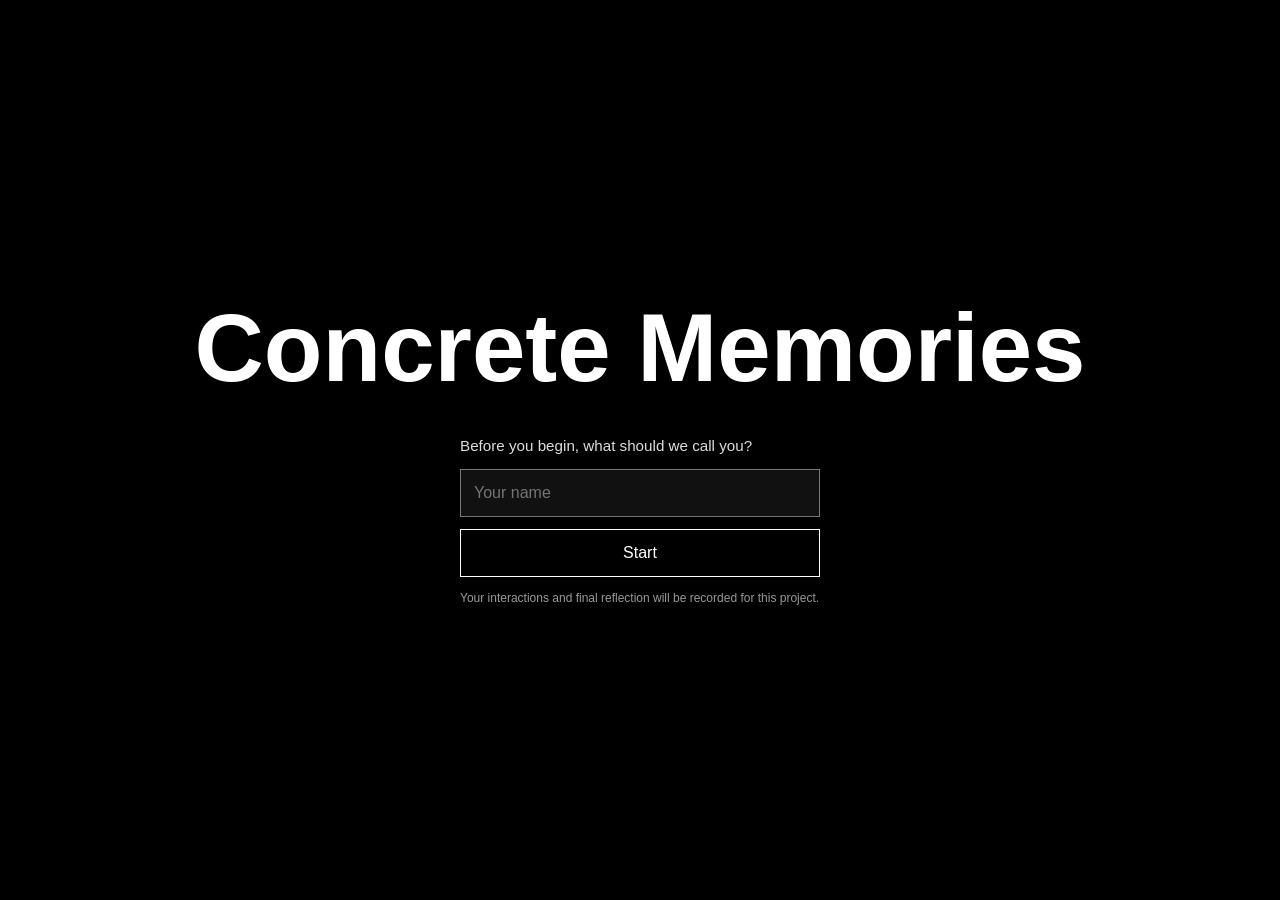
<file: index.html>
<!doctype html>
<html lang="en">
  <head>
    <meta charset="UTF-8" />
    <meta name="viewport" content="width=device-width, initial-scale=1.0" />
    <title>Concrete Memories</title>
    <link rel="stylesheet" href="styles.css?v=20261102-participants" />
  </head>
  <body>
    <main>
      <h1>Concrete Memories</h1>
      <form class="start-form" id="start-form">
        <label for="participant-name">Before you begin, what should we call you?</label>
        <input id="participant-name" name="participantName" type="text" maxlength="80" autocomplete="name" required placeholder="Your name" />
        <button class="button" type="submit">Start</button>
        <p class="start-note">Your interactions and final reflection will be recorded for this project.</p>
        <p class="start-error" id="start-error" role="alert" hidden></p>
      </form>
    </main>
    <script src="supabase-config.js?v=20261102-supabase"></script>
    <script src="participant-data.js?v=20261102-supabase"></script>
    <script>
      document.getElementById('start-form').addEventListener('submit', event => {
        event.preventDefault();
        const error = document.getElementById('start-error');
        try {
          ParticipantData.start(event.currentTarget.elements.participantName.value);
          location.href = 'intro.html';
        } catch (problem) {
          error.textContent = problem.message;
          error.hidden = false;
        }
      });
    </script>
  </body>
</html>
</file>
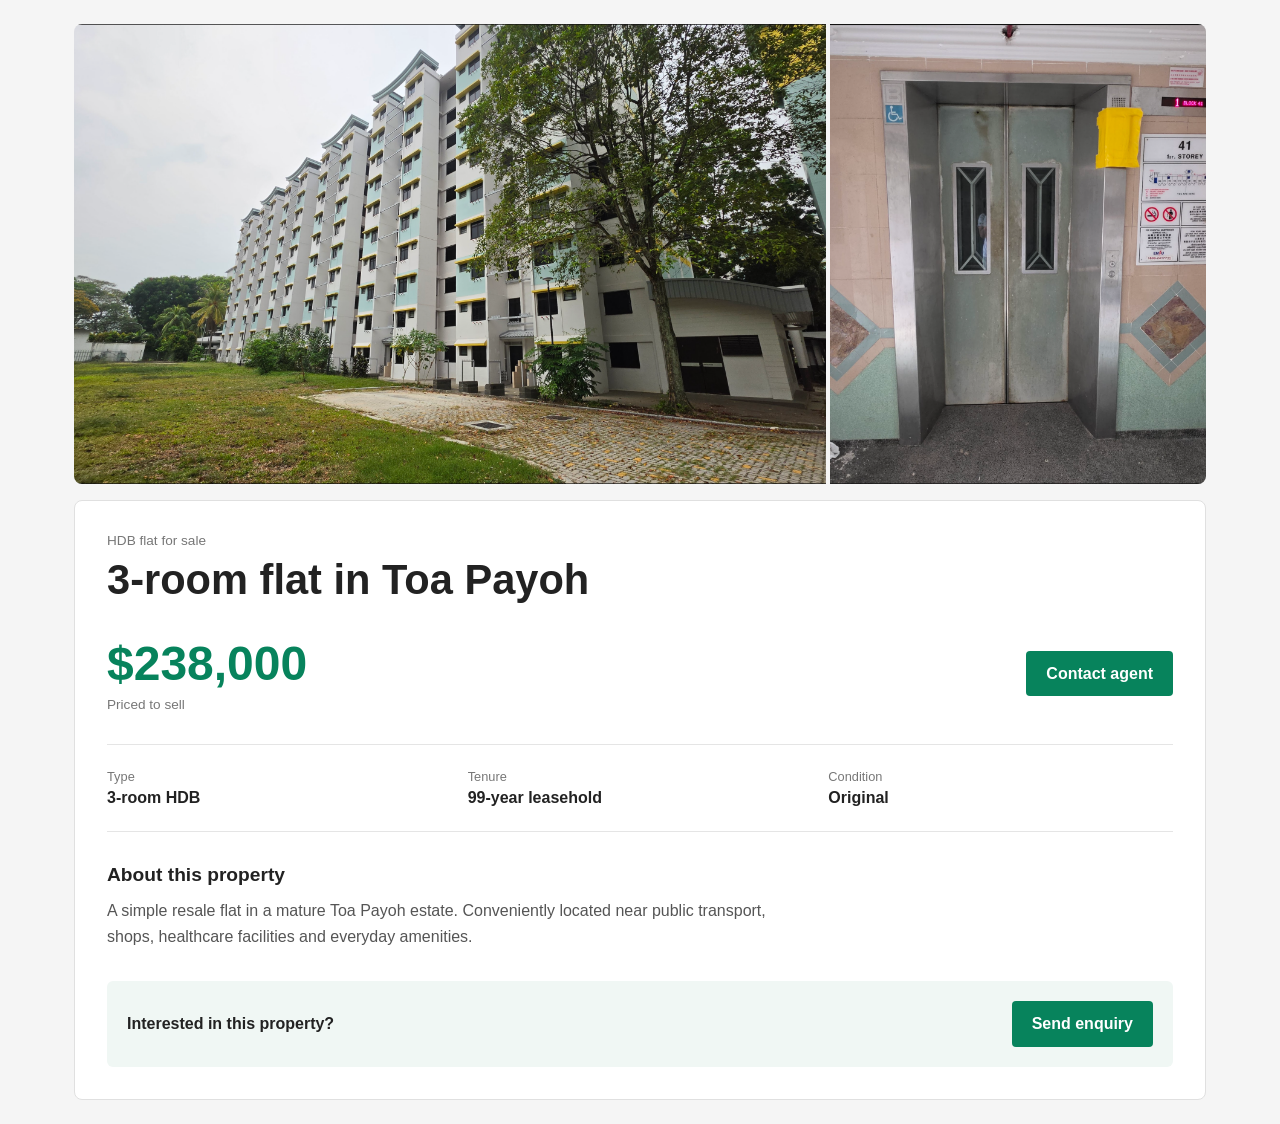
<file: act-1.html>
<!doctype html>
<html lang="en">
  <head>
    <meta charset="UTF-8" />
    <meta name="viewport" content="width=device-width, initial-scale=1.0" />
    <title>Act 1: The Listing — Concrete Memories</title>
    <link rel="stylesheet" href="styles.css?v=20261101-intro" />
  </head>
  <body>
    <main class="listing-page">
      <section class="photo-grid" aria-label="Property photos">
        <figure>
          <img
            src="assets/hdb-exterior.png"
            alt="Exterior of an HDB block in Toa Payoh"
          />
        </figure>
        <figure>
          <img
            src="assets/hdb-lift.png"
            alt="Lift lobby on the first storey of Block 41"
          />
        </figure>
      </section>

      <section class="property-details">
        <p class="property-type">HDB flat for sale</p>
        <h1>3-room flat in Toa Payoh</h1>

        <div class="price-row">
          <div>
            <p class="price">$238,000</p>
            <p class="price-note">Priced to sell</p>
          </div>
          <a class="contact-button" href="agent.html">Contact agent</a>
        </div>

        <dl class="quick-facts">
          <div>
            <dt>Type</dt>
            <dd>3-room HDB</dd>
          </div>
          <div>
            <dt>Tenure</dt>
            <dd>99-year leasehold</dd>
          </div>
          <div>
            <dt>Condition</dt>
            <dd>Original</dd>
          </div>
        </dl>

        <div class="description">
          <h2>About this property</h2>
          <p>
            A simple resale flat in a mature Toa Payoh estate. Conveniently
            located near public transport, shops, healthcare facilities and
            everyday amenities.
          </p>
        </div>

        <div class="contact-box">
          <p>Interested in this property?</p>
          <a class="contact-button" href="agent.html">Send enquiry</a>
        </div>
      </section>
    </main>
    <script src="supabase-config.js?v=20261102-supabase"></script>
    <script src="participant-data.js?v=20261102-supabase"></script>
    <script>ParticipantData.page('act-1.html');</script>
  </body>
</html>
</file>
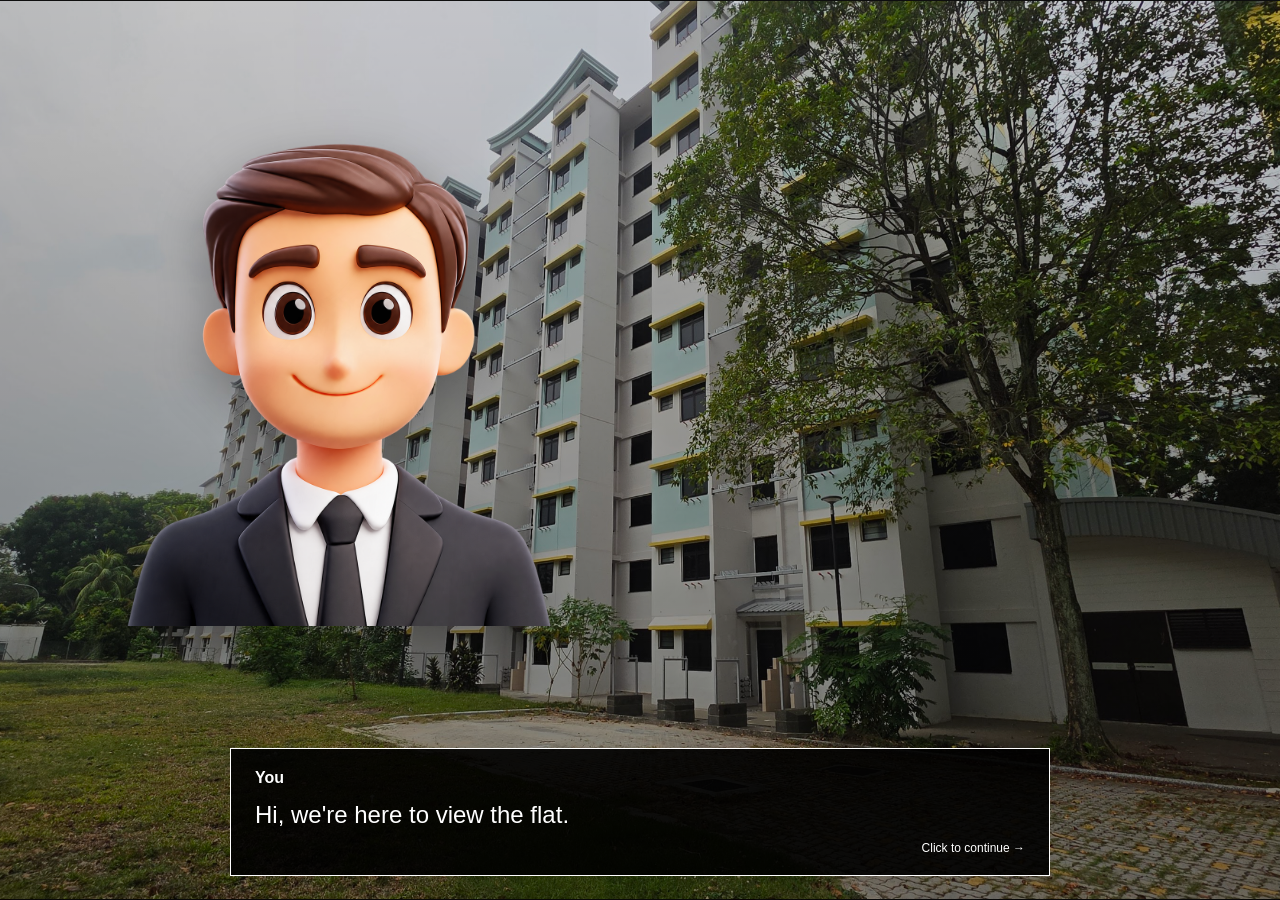
<file: agent.html>
<!doctype html>
<html lang="en">
  <head>
    <meta charset="UTF-8" />
    <meta name="viewport" content="width=device-width, initial-scale=1.0" />
    <title>Meeting the Agent — Concrete Memories</title>
    <link rel="stylesheet" href="styles.css?v=20261102-plain-ui" />
    <script src="supabase-config.js?v=20261102-supabase"></script>
    <script src="participant-data.js?v=20261102-supabase"></script>
    <script>ParticipantData.page('agent.html');</script>
    <script src="script.js?v=20261102-plain-ui" defer></script>
  </head>
  <body class="conversation-body">
    <main class="conversation-scene">
      <img
        class="conversation-agent"
        src="assets/agent-transparent.png"
        alt="The property agent waiting outside the HDB block"
      />

      <button class="dialogue-box dialogue-user" id="dialogue-box" type="button">
        <span class="speaker" id="speaker">You</span>
        <span class="dialogue-text" id="dialogue-text">
          Hi, we're here to view the flat.
        </span>
        <span class="continue-text" id="continue-text">Click to continue →</span>
      </button>
    </main>
  </body>
</html>
</file>
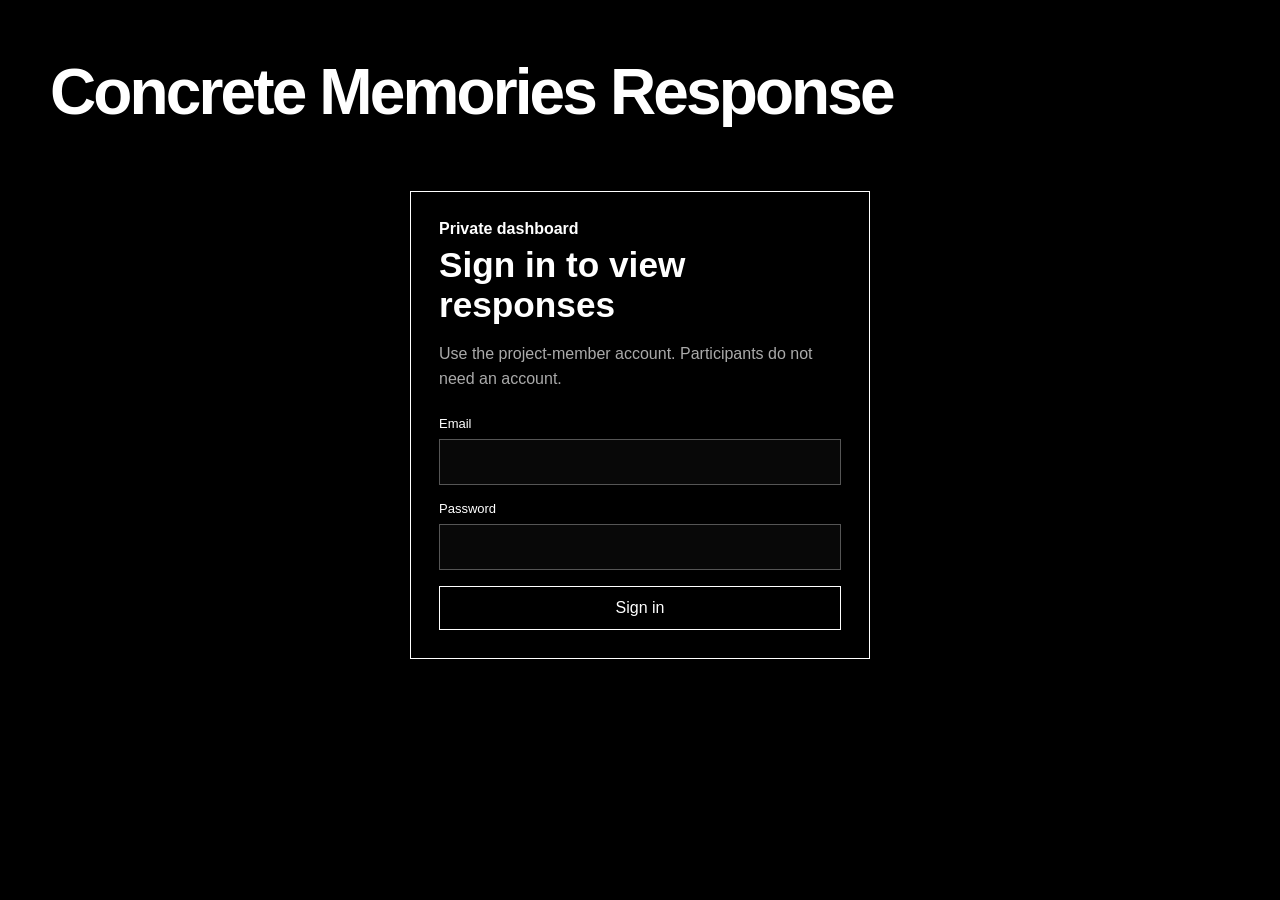
<file: dashboard.html>
<!doctype html>
<html lang="en">
  <head>
    <meta charset="UTF-8" />
    <meta name="viewport" content="width=device-width, initial-scale=1.0" />
    <meta name="theme-color" content="#000000" />
    <title>Response Dashboard — Concrete Memories</title>
    <link rel="stylesheet" href="dashboard.css?v=20261102-no-activity" />
  </head>
  <body>
    <main class="dashboard-shell">
      <header class="dashboard-header">
        <div><h1>Concrete Memories Response</h1></div>
        <div class="dashboard-actions">
          <button id="dashboard-logout" type="button" hidden>Sign out</button>
        </div>
      </header>

      <p class="dashboard-status" id="dashboard-status" role="status"></p>

      <section class="dashboard-login" id="dashboard-login" aria-labelledby="login-title" hidden>
        <p class="eyebrow">Private dashboard</p>
        <h2 id="login-title">Sign in to view responses</h2>
        <p>Use the project-member account. Participants do not need an account.</p>
        <form id="login-form">
          <label>Email<input name="email" type="email" autocomplete="username" required /></label>
          <label>Password<input name="password" type="password" autocomplete="current-password" required /></label>
          <button type="submit">Sign in</button>
        </form>
      </section>

      <div id="dashboard-content" hidden>

      <section class="decision-panel" aria-labelledby="decision-title">
        <div class="section-heading"><div><p class="eyebrow">Final decision</p><h2 id="decision-title">What participants chose</h2></div><span id="decision-caption"></span></div>
        <div class="decision-bar" aria-hidden="true"><span id="buy-bar"></span><span id="pass-bar"></span></div>
        <div class="decision-key"><span><i class="buy-dot"></i>Buy</span><span><i class="pass-dot"></i>Do not buy</span></div>
      </section>

      <section aria-labelledby="responses-title">
        <div class="section-heading"><div><p class="eyebrow">Individual journeys</p><h2 id="responses-title">Participant responses</h2></div></div>
        <p class="empty-state" id="empty-state">No responses have been recorded in this browser yet.</p>
        <div class="response-list" id="response-list"></div>
      </section>
      </div>
    </main>
    <template id="response-template">
      <article class="response-card">
        <header><div><h3 class="response-name"></h3><p class="response-meta"></p></div></header>
        <div class="response-grid">
          <section><h4>Final choice</h4><p class="response-choice"></p></section>
          <section><h4>Notebook</h4><p class="response-notebook-count"></p><ul class="tag-list response-notebook"></ul></section>
          <section class="response-comment-section"><h4>Comment</h4><blockquote class="response-comment"></blockquote></section>
        </div>
      </article>
    </template>
    <script src="supabase-config.js?v=20261102-supabase"></script>
    <script src="participant-data.js?v=20261102-supabase"></script>
    <script src="dashboard.js?v=20261102-no-activity"></script>
  </body>
</html>
</file>
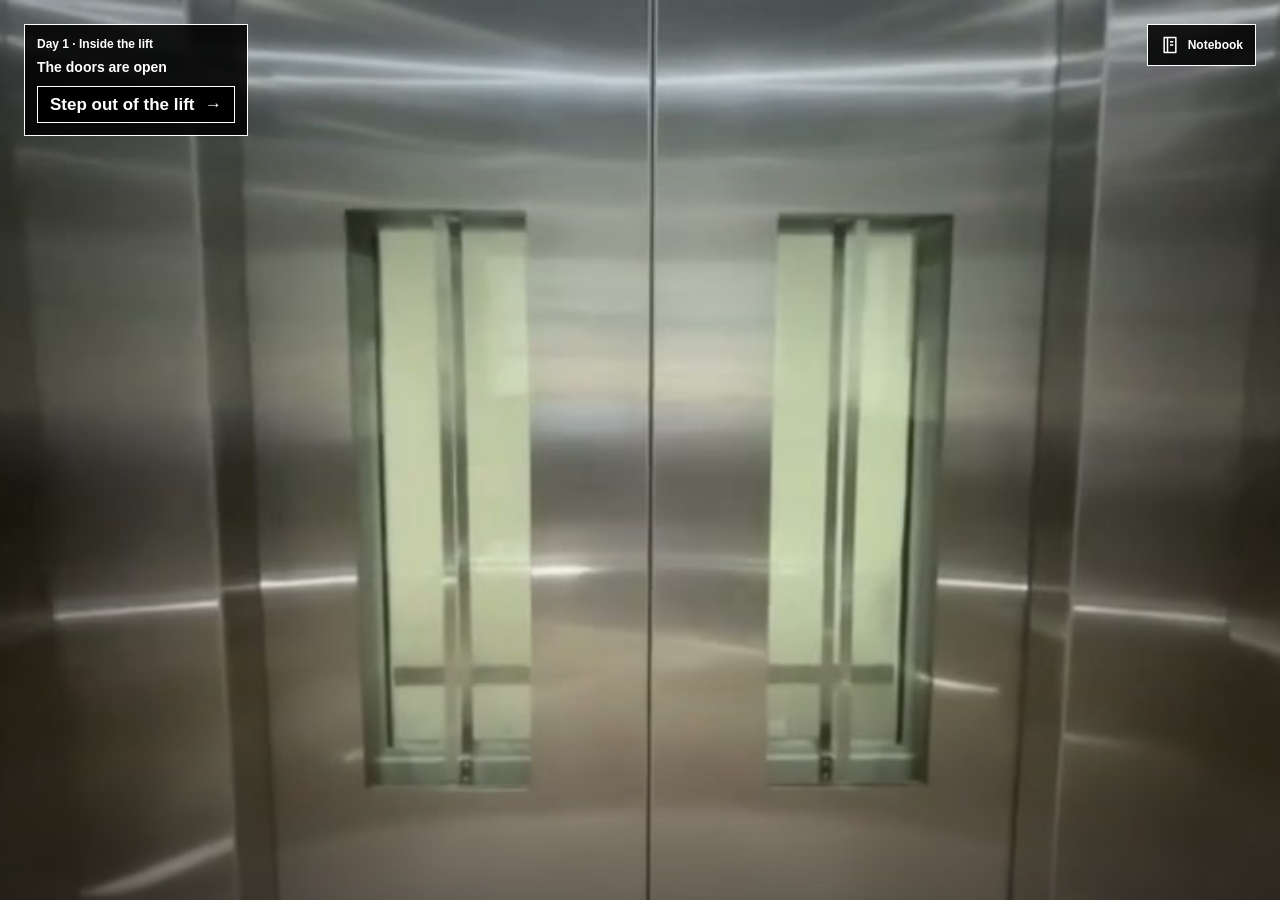
<file: hallucination.html>
<!doctype html>
<html lang="en">
<head>
  <meta charset="UTF-8" />
  <meta name="viewport" content="width=device-width, initial-scale=1" />
  <meta name="theme-color" content="#172923" />
  <title>An Imagined Memory — Concrete Memories</title>
  <link rel="stylesheet" href="discovery.css?v=20261102-clean-notebook" />
  <link rel="stylesheet" href="hallucination.css?v=20261102-plain-hotspots" />
</head>
<body>
  <main id="memory" aria-label="Explore an imagined, abandoned block">
    <img id="backdrop" src="assets/lift-inside.jpg" alt="" />
    <div class="view" id="view">
      <img id="view-photo" src="assets/hallucination-lobby.jpg" alt="An unfamiliar lift" hidden />
      <video id="arrival-video" src="assets/lift-opening.mp4" poster="assets/lift-inside.jpg" muted playsinline preload="auto" aria-label="The lift doors opening"></video>
      <div id="memory-dim" aria-hidden="true"></div>
    </div>
    <section class="scene-inspection" id="scene-inspection" aria-label="Close-up view" aria-hidden="true" hidden>
      <img id="scene-inspection-image" alt="" hidden />
      <video id="scene-inspection-video" src="assets/hallucination_lift_close.mp4" poster="assets/hallucination-display-poster.jpg" muted playsinline preload="metadata" aria-label="Close-up of the unfamiliar lift display" hidden></video>
      <div class="scene-inspection-return">
        <span id="scene-inspection-title"></span>
        <button id="scene-inspection-back" type="button">← Back</button>
      </div>
    </section>
    <div class="memory-hotspots" id="memory-hotspots">
      <button class="memory-hotspot artifact-hotspot" id="display-hotspot" type="button" aria-label="Inspect the lift floor display" data-hint="Inspect floor display" hidden></button>
      <button class="memory-hotspot route-hotspot" id="chair-hotspot" type="button" aria-label="Look into the courtyard" data-hint="Look into courtyard" hidden><span aria-hidden="true">↗</span></button>
      <button class="memory-hotspot route-hotspot" id="deck-hotspot" type="button" aria-label="Look towards the void deck" data-hint="Look towards void deck" hidden><span aria-hidden="true">↗</span></button>
      <button class="memory-hotspot artifact-hotspot" id="gate-hotspot" type="button" aria-label="Inspect the closed gate" data-hint="Inspect gate" hidden></button>
      <button class="memory-hotspot newspaper-hotspot" id="article-two-hotspot" type="button" aria-label="Read the newspaper page" data-hint="Read newspaper" hidden><img src="assets/hallucination-article-page-blurred.png" alt="" draggable="false" /></button>
    </div>
    <button id="memory-sound" type="button" aria-pressed="true" hidden>Sound on</button>
    <button class="notebook-button glass" id="memory-notebook" type="button" aria-label="Notebook" aria-haspopup="dialog">
      <svg viewBox="0 0 24 24" fill="none" aria-hidden="true"><path d="M5 3h14v18H5V3Zm4 0v18M12 8h4M12 12h4" stroke="currentColor" stroke-width="1.8" stroke-linejoin="round"/></svg>
      <span class="notebook-label">Notebook</span>
    </button>
    <section class="scene-prompt glass" id="scene-prompt" aria-labelledby="scene-title">
      <span class="eyebrow" id="scene-label">The doors open</span>
      <h1 id="scene-title">The doors are opening</h1>
      <p id="scene-copy">You expect the familiar landing, but the images from the post are still with you.</p>
      <button class="action" id="scene-next" type="button" disabled>Step out of the lift</button>
    </section>
    <button class="back-button glass" id="memory-back" type="button" aria-label="Move back" hidden>←</button>
    <button class="forward-button glass" id="memory-forward" type="button" aria-label="Move forward along the corridor" hidden>⌃<span>Move forward</span></button>
    <p class="walk-hint glass" id="walk-hint" hidden>Look around. Papers, openings and gates may hold something.</p>
    <p class="load-error glass" id="load-error" role="alert" hidden>This view could not load. Please try again.</p>
    <dialog id="memory-detail" aria-labelledby="detail-title">
      <header><button id="detail-back" type="button">← Back</button><h2 id="detail-title"></h2></header>
      <div id="detail-tools" class="detail-tools" hidden>
        <button id="detail-crop" type="button" hidden>View article close-up</button>
        <button id="detail-zoom" type="button" aria-pressed="false">Enlarge image</button>
        <button id="detail-sound" type="button" aria-pressed="true" hidden>Sound on</button>
      </div>
      <p id="detail-loading" role="status" hidden>Loading the image…</p>
      <p id="detail-note" hidden></p>
      <div id="detail-image-scroll" tabindex="0" role="region" aria-label="Image; scroll to inspect when enlarged" hidden><img id="detail-image" alt="" hidden /></div>
      <video id="detail-video" controls muted playsinline preload="metadata" hidden></video>
      <p id="detail-sound-caption" class="memory-sound-caption" role="status" hidden></p>
      <div id="detail-error" role="alert" hidden><p>This scene could not load. You can go back or try again.</p><button id="detail-retry" type="button">Try again</button></div>
    </dialog>
    <audio id="memory-audio" preload="none"></audio>
    <p id="memory-sound-caption" class="memory-sound-caption glass" role="status" hidden></p>
    <audio id="ending-ringtone" src="assets/phone-ring.mp3" preload="auto"></audio>
    <dialog id="game-ending" aria-labelledby="ending-title" closedby="none">
      <span class="eyebrow" id="ending-label" hidden>Concrete Memories</span>
      <h2 id="ending-title" tabindex="-1">Your wife is calling</h2>
      <button class="ending-secondary" id="ending-notebook" type="button" aria-haspopup="dialog" hidden>Review notebook</button>
      <section id="ending-call">
        <div class="phone-symbol" aria-hidden="true">☎</div>
        <p class="ring-caption">Your phone rings.</p>
        <p>The call snaps you out of the imagined corridor. Your wife’s name lights up the screen.</p>
        <button class="action" id="ending-answer" type="button">Answer the call</button>
        <button class="ending-secondary" id="ending-play-ring" type="button" hidden>Play ringtone</button>
      </section>
      <section id="ending-decision" hidden>
        <blockquote>“So, what do you think of the house? Can you see us living there? Should we buy it?”</blockquote>
        <form id="ending-form">
          <fieldset>
            <legend>What do you tell her?</legend>
            <label class="ending-option"><input id="ending-buy" name="choice" type="radio" value="buy" required /><span>I would buy it</span></label>
            <label class="ending-option"><input id="ending-pass" name="choice" type="radio" value="pass" required /><span>I would not buy it</span></label>
          </fieldset>
          <label class="thoughts-label" for="ending-thoughts">What story would you tell your wife?</label>
          <textarea id="ending-thoughts" rows="4" maxlength="1200" placeholder="What would you tell her about this home?" required></textarea>
          <button class="action" type="submit" id="ending-finish">Finish the story</button>
        </form>
      </section>
      <section id="ending-done" hidden>
        <p id="ending-choice-summary"></p>
        <p>The call brings your visit to a close. You leave the block with your own impression of what makes a place a home.</p>
        <div id="ending-reflection" hidden><h3>Your story</h3><p id="ending-thoughts-summary"></p></div>
        <p class="ending-storage-note" id="ending-submission-status" role="status">Submitting your response…</p>
        <button class="ending-secondary" id="ending-retry-submit" type="button" hidden>Retry submission</button>
        <button class="ending-secondary" id="ending-restart" type="button">Play again</button>
      </section>
    </dialog>
      <dialog class="notebook" id="notebook" aria-labelledby="notebook-title">
        <header class="notebook-header"><div><h2 id="notebook-title">Your notebook</h2><p id="notebook-summary"></p></div><button id="notebook-close" type="button" aria-label="Close notebook">×</button></header>
        <p id="notebook-empty">You did not record any evidence during your visit.</p>
        <div class="notebook-list" id="notebook-list"></div>
        <section id="notebook-detail" hidden aria-label="Recorded artifact">
          <div class="notebook-tools"><button id="notebook-to-list" type="button">← All discoveries</button><button id="notebook-zoom" type="button">Enlarge image</button></div>
          <div id="notebook-variants" class="notebook-variants" aria-label="Recorded images"></div>
          <p id="notebook-caption"></p>
          <div class="notebook-image-scroll" tabindex="0" aria-label="Artifact image; scroll to inspect when enlarged"><img id="notebook-photo" alt="" /></div>
          <div id="notebook-transcript" class="notebook-transcript" hidden></div>
        </section>
      </dialog>
    <p class="sr-only" id="memory-announcement" role="status" aria-live="polite"></p>
  </main>
  <script src="supabase-config.js?v=20261102-supabase"></script>
  <script src="participant-data.js?v=20261102-supabase"></script>
  <script>ParticipantData.page('hallucination.html');</script>
  <script src="memory-journey.js?v=20261102-plain-ui"></script>
  <script src="day-content.js?v=20261102-plain-ui"></script>
  <script src="artifact-content.js?v=20261102-confused-walk"></script>
  <script src="notebook-view.js?v=20261102-plain-ui"></script>
  <script src="memory-atmosphere.js?v=20261102-confused-walk"></script>
  <script src="game-ending.js?v=20261102-required-story"></script>
  <script src="hallucination.js?v=20261102-scene-pans"></script>
</body>
</html>
</file>
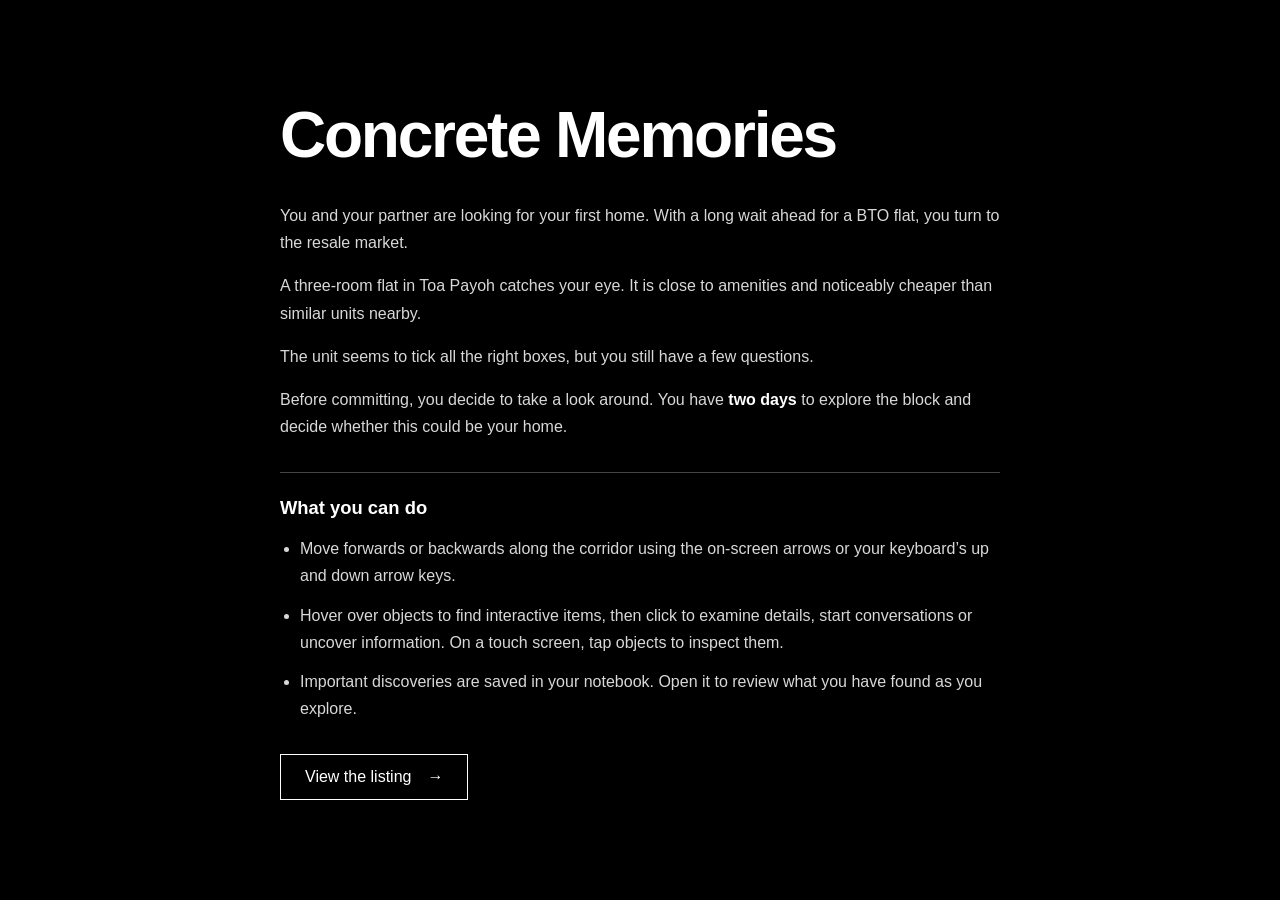
<file: intro.html>
<!doctype html>
<html lang="en">
  <head>
    <meta charset="UTF-8" />
    <meta name="viewport" content="width=device-width, initial-scale=1.0" />
    <meta name="theme-color" content="#000000" />
    <title>Before You Begin — Concrete Memories</title>
    <link rel="stylesheet" href="styles.css?v=20261101-intro" />
  </head>
  <body>
    <main class="intro-page">
      <div class="intro-content">
        <h1>Concrete Memories</h1>
        <div class="intro-context">
          <p>You and your partner are looking for your first home. With a long wait ahead for a BTO flat, you turn to the resale market.</p>
          <p>A three-room flat in Toa Payoh catches your eye. It is close to amenities and noticeably cheaper than similar units nearby.</p>
          <p>The unit seems to tick all the right boxes, but you still have a few questions.</p>
          <p>Before committing, you decide to take a look around. You have <strong>two days</strong> to explore the block and decide whether this could be your home.</p>
        </div>
        <section class="intro-controls" aria-labelledby="intro-controls-title">
          <h2 id="intro-controls-title">What you can do</h2>
          <ul>
            <li>Move forwards or backwards along the corridor using the on-screen arrows or your keyboard’s up and down arrow keys.</li>
            <li>Hover over objects to find interactive items, then click to examine details, start conversations or uncover information. On a touch screen, tap objects to inspect them.</li>
            <li>Important discoveries are saved in your notebook. Open it to review what you have found as you explore.</li>
          </ul>
        </section>
        <a class="button" href="act-1.html">View the listing <span aria-hidden="true">→</span></a>
      </div>
    </main>
    <script src="supabase-config.js?v=20261102-supabase"></script>
    <script src="participant-data.js?v=20261102-supabase"></script>
    <script>ParticipantData.page('intro.html');</script>
  </body>
</html>
</file>
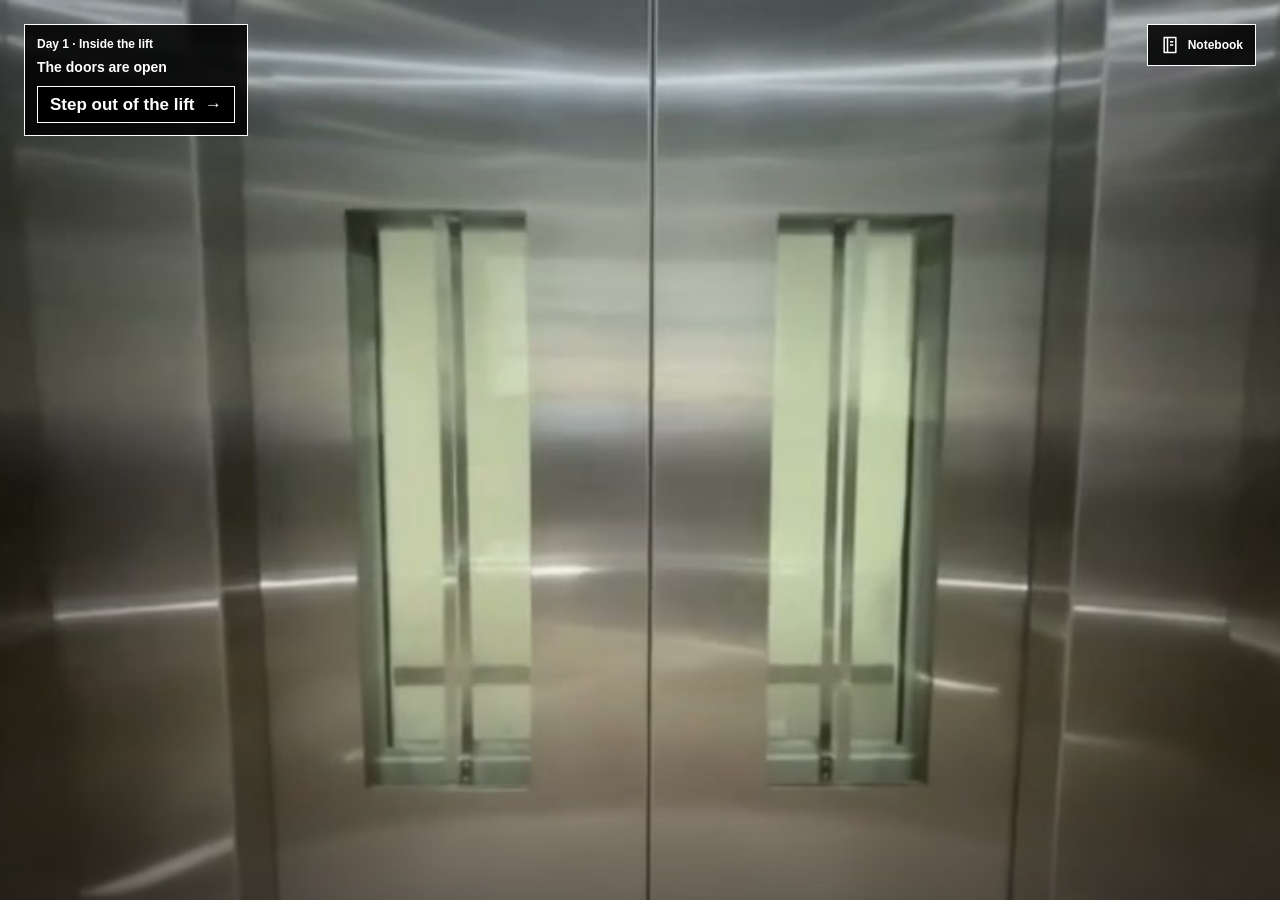
<file: memory-return.html>
<!doctype html>
<html lang="en">
<head>
  <meta charset="UTF-8" />
  <meta name="viewport" content="width=device-width, initial-scale=1" />
  <meta name="theme-color" content="#172923" />
  <title>Back to the Lift — Concrete Memories</title>
  <link rel="stylesheet" href="memory-return.css?v=20261102-clean-copy" />
</head>
<body>
  <main id="return-walk" aria-label="Walk back to the lift">
    <img id="return-backdrop" src="assets/stop-01.jpg" alt="" />
    <div class="return-view" id="return-view">
      <img id="return-photo" src="assets/stop-01.jpg" alt="The familiar corridor" />
      <img id="return-glimpse" alt="" aria-hidden="true" />
    </div>
    <div class="return-shade" aria-hidden="true"></div>
    <section class="return-story" aria-labelledby="return-title">
      <h1 id="return-title">You put your phone away</h1>
      <p id="return-copy">The comments leave you picturing the flat as it used to be. Then the thought spreads to the rest of the block: shut doors, an empty corridor. You decide to head back to the lift and clear your head.</p>
      <button id="return-step" type="button" disabled>← Back towards the lift</button>
      <p id="return-error" role="alert" hidden>This view could not load. Please try again.</p>
    </section>
    <p class="sr-only" id="return-announcement" role="status" aria-live="polite"></p>
  </main>
  <script src="supabase-config.js?v=20261102-supabase"></script>
  <script src="participant-data.js?v=20261102-supabase"></script>
  <script>ParticipantData.page('memory-return.html');</script>
  <script src="memory-journey.js?v=20261102-plain-ui"></script>
  <script src="memory-return.js?v=20261102-clean-copy"></script>
</body>
</html>
</file>
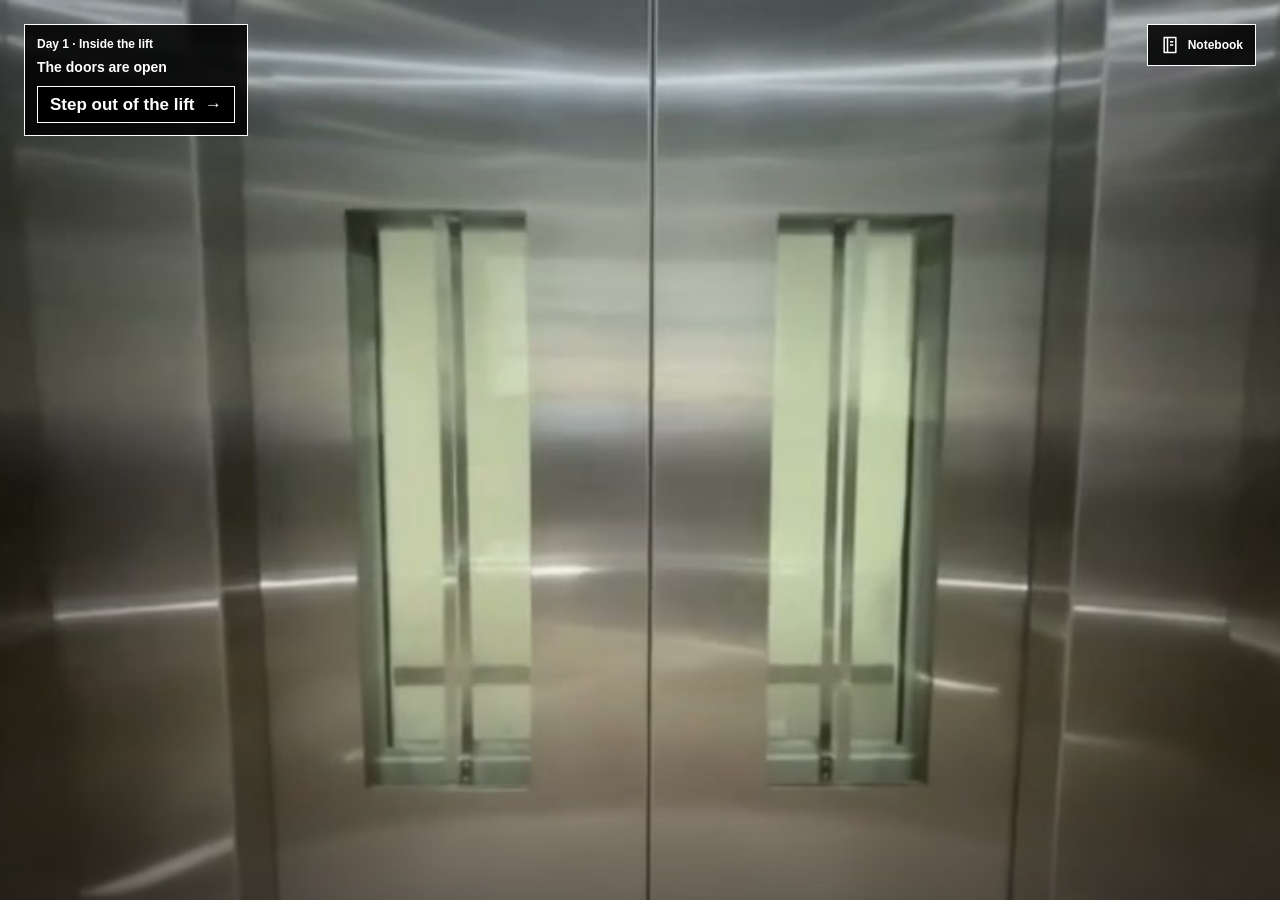
<file: visit.html>
<!doctype html>
<html lang="en">
  <head>
    <meta charset="UTF-8" />
    <meta name="viewport" content="width=device-width, initial-scale=1.0" />
    <meta name="theme-color" content="#162523" />
    <meta name="description" content="Explore five viewpoints along a residential corridor, its floor plan, and the flat entrance." />
    <title>The Visit — Concrete Memories</title>
    <link rel="stylesheet" href="corridor.css?v=20261102-plain-ui" />
    <link rel="stylesheet" href="scene.css?v=20261102-plain-ui" />
    <link rel="stylesheet" href="memory-transition.css?v=20261102-plain-ui" />
    <link rel="stylesheet" href="discovery.css?v=20261102-clean-notebook" />
    <link rel="stylesheet" href="neighbour-conversation.css?v=20261102-plain-ui" />
    <link rel="stylesheet" href="door-encounter.css?v=20261102-plain-ui" />
  </head>
  <body>
    <main class="explorer is-intro" id="explorer">
      <div class="scene" id="scene" aria-label="Interactive corridor view">
        <div class="corridor-stage" id="corridor-stage" aria-hidden="true">
          <div class="corridor-camera" id="corridor-camera">
            <div class="corridor-photographs" id="corridor-photographs">
              <img class="scene-frame is-active" id="frame-a" src="assets/stop-01.jpg" data-stop="0" alt="View down the corridor from the entrance" draggable="false" />
              <img class="scene-frame" id="frame-b" src="assets/stop-02.jpg" data-stop="1" alt="" aria-hidden="true" draggable="false" />
              <div class="corridor-cool-tone" aria-hidden="true"></div>
              <div class="corridor-dim" id="corridor-dim" aria-hidden="true"></div>
            </div>
            <button class="scene-hotspot" id="view-shoe-cabinet" type="button" aria-label="Inspect the shoe cabinet" data-hint="Shoe cabinet" hidden></button>
            <button class="scene-hotspot" id="view-wooden-blocks" type="button" aria-label="Inspect the wooden blocks" data-hint="Wooden blocks" hidden></button>
            <button class="scene-hotspot scene-prop flyer-prop" id="view-listing-flyer" type="button" aria-label="View the nearby listing flyer" data-hint="View flyer" hidden><span>NEARBY FLAT</span><strong>FOR SALE</strong><small>$688K</small></button>
            <button class="scene-hotspot" id="view-stop-two-plants" type="button" aria-label="Inspect the plants" data-hint="Plants" hidden></button>
            <button class="scene-hotspot" id="view-trolley" type="button" aria-label="Inspect the trolley" data-hint="Trolley" hidden></button>
            <button class="scene-hotspot" id="view-wheelchair" type="button" aria-label="Inspect the wheelchair" data-hint="Wheelchair" hidden></button>
            <button class="scene-hotspot scene-prop door-sign-prop" id="view-door-sign" type="button" aria-label="Inspect unit 491" data-hint="Unit 491" hidden><span>491</span></button>
            <button class="scene-hotspot" id="view-hanging-clothes" type="button" aria-label="Inspect the hanging clothes" data-hint="Hanging clothes" hidden></button>
            <button class="scene-hotspot" id="view-flat-door" type="button" aria-label="Inspect the flat door" data-hint="View flat" hidden></button>
            <button class="scene-hotspot" id="view-power-box" type="button" aria-label="View the power box outside the unit" data-hint="View power box" hidden></button>
            <button class="scene-hotspot" id="day2-plant" type="button" aria-label="Inspect the plant" data-hint="Plant" hidden></button>
            <button class="scene-hotspot" id="day2-red-furnace" type="button" aria-label="Inspect the red furnace" data-hint="Red furnace" hidden></button>
            <button class="scene-hotspot" id="day2-shoe-cabinet-stop2" type="button" aria-label="Inspect the shoe cabinet" data-hint="Shoe cabinet" hidden></button>
            <button class="scene-hotspot" id="day2-shoe-cabinet-stop3" type="button" aria-label="Inspect the shoe cabinet" data-hint="Shoe cabinet" hidden></button>
            <button class="scene-hotspot" id="day2-trolley" type="button" aria-label="Inspect the trolley" data-hint="Trolley" hidden></button>
            <button class="scene-hotspot" id="day2-hanging-clothes" type="button" aria-label="Inspect the hanging clothes" data-hint="Hanging clothes" hidden></button>
            <button class="scene-hotspot" id="day2-plants-stop4" type="button" aria-label="Inspect the plants" data-hint="Plants" hidden></button>
            <button class="scene-hotspot" id="day2-railing-pots" type="button" aria-label="Inspect the potted objects along the railing" data-hint="Potted objects" hidden></button>
            <button class="scene-hotspot scene-prop newspaper-prop" id="day2-murder-article" type="button" aria-label="Read the torn newspaper fragment" data-hint="Read torn paper" hidden><img src="assets/day2-torn-newspaper.png" alt="" draggable="false" /></button>
            <button class="scene-hotspot" id="day2-neighbour-door" type="button" aria-label="Talk to the neighbour at this door" data-hint="Talk to neighbour" hidden><span class="neighbour-door-cue" aria-hidden="true"><svg viewBox="0 0 24 24" fill="none"><path d="M5 4h14v11H9l-4 4V4Z" stroke="currentColor" stroke-width="1.8" stroke-linejoin="round"/><path d="M9 8h6M9 11h4" stroke="currentColor" stroke-width="1.5" stroke-linecap="round"/></svg>Talk to neighbour</span></button>
          </div>
        </div>
        <div class="artifact-stage" id="artifact-stage" aria-hidden="true">
          <img class="artifact-backdrop" id="artifact-backdrop" src="assets/floor_plan_view.jpg" alt="" draggable="false" />
          <img class="artifact-photo" id="artifact-photo" src="assets/floor_plan_view.jpg" alt="Floor plan sign with its block and floor label blurred" draggable="false" />
          <div class="artifact-hotspot-layer" id="artifact-hotspot-layer">
            <button class="scene-hotspot" id="view-film-request" type="button" aria-label="View the paper on the flat entrance" data-hint="View paper" hidden></button>
            <button class="scene-hotspot" id="day2-peek-door" type="button" aria-label="Peek inside the flat" data-hint="Peek inside" hidden></button>
          </div>
        </div>
        <div class="scene-shade" aria-hidden="true"></div>
        <div class="scene-vignette" aria-hidden="true"></div>
      </div>

      <div class="intro-stage" id="intro-stage" aria-label="Lift arrival viewpoint">
        <video class="lift-frame is-active" id="lift-frame-a" src="assets/lift-opening.mp4" poster="assets/lift-inside.jpg" preload="auto" muted playsinline aria-label="Looking at the lift doors as they open"></video>
        <img class="lift-frame" id="lift-frame-b" src="assets/lift-lobby.jpg" alt="Lift lobby with bicycles and a walkway ahead" aria-hidden="true" draggable="false" />
        <div class="intro-shade" aria-hidden="true"></div>
        <div class="lift-prompt glass" id="lift-prompt">
          <span class="eyebrow" id="lift-prompt-location">Inside the lift</span>
          <strong id="lift-prompt-title">Lift doors ahead</strong>
          <button id="lift-next" class="prompt-action" type="button"><span id="lift-next-label">Step out of the lift</span><span aria-hidden="true">→</span></button>
        </div>
      </div>

      <div class="map-prompt glass" id="map-prompt">
        <div class="prompt-heading">
          <span class="prompt-icon" aria-hidden="true"><svg viewBox="0 0 24 24" fill="none"><path d="m3 6 6-2 6 2 6-2v14l-6 2-6-2-6 2V6Zm6-2v14m6-12v14" stroke="currentColor" stroke-width="1.8" stroke-linecap="round" stroke-linejoin="round"/></svg></span>
          <div><span class="eyebrow">At the start</span><strong>Floor plan</strong></div>
        </div>
        <button id="view-floor-plan" class="prompt-action" type="button">View floor plan <span aria-hidden="true">↗</span></button>
      </div>

      <button id="corridor-sound" type="button" hidden aria-hidden="true"><span id="sound-waves"></span><span id="sound-slash" hidden></span></button>

      <button class="floor-arrow" id="floor-arrow" type="button" aria-label="Move forward along the corridor">
        <span class="floor-arrow-ring"><svg viewBox="0 0 24 24" fill="none" aria-hidden="true"><path d="m6 15 6-6 6 6" stroke="currentColor" stroke-width="2.5" stroke-linecap="round" stroke-linejoin="round"/></svg></span>
        <span class="floor-arrow-label">Move forward</span>
      </button>

      <button class="corridor-back glass" id="back-button" type="button" aria-label="Move back along the corridor" title="Move back" disabled>
        <svg viewBox="0 0 24 24" fill="none" aria-hidden="true"><path d="m14 5-7 7 7 7M7 12h13" stroke="currentColor" stroke-width="2" stroke-linecap="round" stroke-linejoin="round"/></svg>
      </button>

      <div class="destination-card glass" id="destination-card" role="dialog" aria-modal="false" aria-labelledby="destination-title" hidden>
        <button class="destination-close" id="destination-close" type="button" aria-label="Dismiss flat prompt">×</button>
        <div class="destination-icon" aria-hidden="true"><svg viewBox="0 0 24 24" fill="none"><path d="M5 20V6.5L12 3l7 3.5V20M9 20v-5h6v5M8.5 8.5h.01M12 8.5h.01M15.5 8.5h.01" stroke="currentColor" stroke-width="1.8" stroke-linecap="round" stroke-linejoin="round"/></svg></div>
        <div class="destination-copy"><span class="eyebrow">Flat entrance</span><strong id="destination-title">View this unit</strong></div>
        <button id="see-flat" class="prompt-action" type="button">See the flat <span aria-hidden="true">↖</span></button>
      </div>

      <div class="object-note glass" id="object-note" role="dialog" aria-modal="false" aria-labelledby="object-note-title" hidden>
        <button class="object-note-close" id="object-note-close" type="button" aria-label="Dismiss object note">×</button>
        <strong id="object-note-title">A plant</strong>
      </div>

      <div class="artifact-return glass" id="artifact-return" role="dialog" aria-modal="false" aria-labelledby="artifact-title" hidden>
        <span class="eyebrow" id="artifact-title">Floor plan</span>
        <button id="view-power-close" class="prompt-action" type="button" hidden>View number close-up <span aria-hidden="true">↗</span></button>
        <button id="return-to-corridor" class="prompt-action" type="button"><span id="return-icon" aria-hidden="true">→</span><span id="return-label">Continue to corridor</span></button>
        <button id="replay-lift" class="replay-action" type="button" hidden>← Back to lift lobby</button>
      </div>

      <button class="notebook-button glass" id="notebook-button" type="button" aria-label="Notebook" aria-haspopup="dialog">
        <svg viewBox="0 0 24 24" fill="none" aria-hidden="true"><path d="M5 3h14v18H5V3Zm4 0v18M12 8h4M12 12h4" stroke="currentColor" stroke-width="1.8" stroke-linejoin="round"/></svg>
        <span class="notebook-label">Notebook</span><span id="notebook-badge" hidden></span>
      </button>
      <div class="journey-prompt glass" id="journey-prompt" hidden>
        <span class="eyebrow">Take another look</span>
        <p>There may be more to notice.</p>
        <button class="prompt-action" id="journey-action" type="button">Keep exploring</button>
        <p class="journey-hint">Walk all the way back, then retrace your steps. Familiar spots may reveal new details over time.</p>
      </div>
      <div class="discovery-toast" id="discovery-toast" role="status" hidden></div>
      <audio id="corridor-audio" preload="none"></audio>
      <div class="sound-caption glass" id="sound-caption" role="status" aria-live="polite" hidden></div>
      <dialog class="memory-transition" id="memory-transition" aria-labelledby="memory-transition-title" closedby="none">
        <span class="eyebrow">On your phone</span>
        <h2 id="memory-transition-title">Something catches your eye</h2>
        <section id="memory-stage-preview">
          <p>You look up the block. One post catches your attention.</p>
          <button class="reddit-preview" id="phone-open-post" type="button" aria-label="Open the Reddit post and read the comments">
            <img id="phone-preview-image" src="assets/hallucination_reddit.png" width="1175" height="872" alt="Preview of a Reddit post about the Toa Payoh ritual murders" hidden />
            <span id="phone-preview-caption">Loading post preview…</span>
          </button>
        </section>
        <section id="memory-stage-post" hidden>
          <p class="phone-scroll-hint" id="phone-scroll-hint">Scroll down to read the comments.</p>
          <div class="phone-post-scroll" id="phone-post-scroll" tabindex="0" role="region" aria-label="Reddit post and comments" aria-describedby="phone-scroll-hint">
            <p id="phone-post-loading" role="status">Loading the post…</p>
            <div id="phone-thread" hidden>
              <img id="phone-post-image" src="assets/hallucination_reddit.png" data-src="assets/hallucination_reddit.png" decoding="async" fetchpriority="high" width="1175" height="872" alt="An online post about the Toa Payoh ritual murders, with portraits and discussion" />
              <section class="phone-comments" aria-labelledby="phone-comments-title">
                <h3 id="phone-comments-title">Comments</h3>
                <img src="assets/reddit1.jpg" data-src="assets/reddit1.jpg" decoding="async" width="810" height="609" alt="Reddit comments, part 1: readers recall their families’ fear and childhood warnings about the block" />
                <img src="assets/reddit2.jpg" data-src="assets/reddit2.jpg" decoding="async" width="833" height="606" alt="Reddit comments, part 2: replies continue the discussion of childhood memories and unsettling stories" />
                <img src="assets/reddit3.jpg" data-src="assets/reddit3.jpg" decoding="async" width="838" height="618" alt="Reddit comments, part 3: readers share stories about later residents and link to further reporting" />
              </section>
            </div>
          </div>
          <div id="phone-post-error" role="alert" hidden><p>Part of the thread could not load. Try again, or put the phone away to continue.</p><button class="phone-secondary" id="phone-post-retry" type="button">Try again</button></div>
          <p>Read at your own pace. Put the phone away when you’re ready.</p>
          <div class="phone-actions">
            <button class="phone-secondary" id="phone-post-zoom" type="button" aria-pressed="false">Enlarge thread</button>
            <button class="prompt-action" id="phone-put-away" type="button">Put phone away</button>
          </div>
        </section>
      </dialog>
      <dialog class="day-transition" id="day-transition" aria-labelledby="day-transition-title" aria-describedby="day-transition-copy">
        <span class="eyebrow" id="day-transition-label">Day 1 · Evening</span>
        <h2 id="day-transition-title">Time to head home</h2>
        <p id="day-transition-copy"></p>
        <h3 id="day-notes-heading" hidden>In your notebook</h3>
        <ul id="day-transition-notes" hidden></ul>
        <div class="day-transition-actions">
          <button class="prompt-action" id="day-transition-next" type="button">Head home</button>
          <button class="day-review" id="day-transition-notebook" type="button">Open notebook</button>
        </div>
      </dialog>
      <dialog class="notebook" id="notebook" aria-labelledby="notebook-title">
        <header class="notebook-header"><div><h2 id="notebook-title">Your notebook</h2><p id="notebook-summary"></p></div><button id="notebook-close" type="button" aria-label="Close notebook">×</button></header>
        <p id="notebook-empty">Nothing recorded yet. Inspect papers and other evidence along the corridor to add them here.</p>
        <div class="notebook-list" id="notebook-list"></div>
        <section id="notebook-detail" hidden aria-label="Recorded artifact">
          <div class="notebook-tools"><button id="notebook-to-list" type="button">← All discoveries</button><button id="notebook-zoom" type="button">Enlarge image</button></div>
          <div id="notebook-variants" class="notebook-variants" aria-label="Recorded images"></div>
          <p id="notebook-caption"></p>
          <div class="notebook-image-scroll" tabindex="0" aria-label="Artifact image; scroll to inspect when enlarged"><img id="notebook-photo" alt="" /></div>
          <div id="notebook-transcript" class="notebook-transcript" hidden></div>
        </section>
      </dialog>
      <dialog id="neighbour-conversation" class="neighbour-conversation" aria-labelledby="neighbour-conversation-title">
        <div class="neighbour-layout">
          <header class="neighbour-header"><button id="neighbour-back" type="button">← Back to corridor</button><h2 id="neighbour-conversation-title">A new neighbour</h2></header>
          <div class="neighbour-portraits">
            <figure data-character="resident"><img id="neighbour-resident" src="assets/convo1.png" alt="The older resident who has just moved in" /><figcaption>Neighbour</figcaption></figure>
            <figure data-character="master"><img id="neighbour-master" src="assets/convo2.png" alt="The feng shui master visiting her home" /><figcaption>Feng shui master</figcaption></figure>
          </div>
          <div class="neighbour-dialogue-area">
            <p id="neighbour-loading" role="status">Approaching the doorway…</p>
            <button id="neighbour-dialogue" class="neighbour-dialogue" type="button" hidden>
              <span class="neighbour-speaker" id="neighbour-speaker"></span>
              <span class="neighbour-line" id="neighbour-line" aria-live="polite" aria-atomic="true"></span>
              <span class="neighbour-continue" id="neighbour-continue">Click to continue →</span>
            </button>
            <button id="neighbour-previous" class="neighbour-previous" type="button" hidden>← Previous line</button>
          </div>
        </div>
      </dialog>
      <div class="sr-only" id="announcement" role="status" aria-live="polite"></div>
      <dialog id="door-encounter" class="door-encounter" aria-labelledby="door-encounter-title" aria-describedby="door-encounter-copy">
        <span class="eyebrow">At the threshold</span>
        <h2 id="door-encounter-title">A closer look</h2>
        <p id="door-encounter-copy" aria-live="polite" aria-atomic="true"></p>
        <p id="door-encounter-status" class="door-encounter-status" role="status" hidden></p>
        <div class="door-encounter-actions">
          <button class="prompt-action" id="door-stay-outside" type="button">Stay outside <span aria-hidden="true">←</span></button>
          <button class="door-sound-button" id="door-chant-sound" type="button" hidden>Mute sound</button>
        </div>
      </dialog>
      <audio id="door-chant-audio" src="assets/door-chant.mp3" preload="metadata"></audio>
    </main>
    <script src="supabase-config.js?v=20261102-supabase"></script>
    <script src="participant-data.js?v=20261102-supabase"></script>
    <script>ParticipantData.page('visit.html');</script>
    <script src="memory-journey.js?v=20261102-plain-ui"></script>
    <script src="day-content.js?v=20261102-plain-ui"></script>
    <script src="artifact-content.js?v=20261102-confused-walk"></script>
    <script src="notebook-view.js?v=20261102-plain-ui"></script>
    <script src="discovery.js?v=20261102-clean-notebook"></script>
    <script src="corridor-audio.js?v=20261102-plain-ui"></script>
    <script src="corridor-effects.js?v=20261102-plain-ui"></script>
    <script src="neighbour-conversation.js?v=20261102-plain-ui"></script>
    <script src="door-encounter.js?v=20261102-plain-ui"></script>
    <script src="memory-transition.js?v=20261102-plain-ui"></script>
    <script src="app.js?v=20261102-plain-ui"></script>
  </body>
</html>
</file>
<file: styles.css>
* {
  box-sizing: border-box;
}

html {
  scroll-behavior: smooth;
}

body {
  margin: 0;
  color: #222;
  background: #f5f5f5;
  font-family: Arial, Helvetica, sans-serif;
}

main:not(.listing-page) {
  display: flex;
  min-height: 100vh;
  padding: 2rem;
  align-items: center;
  justify-content: center;
  color: white;
  background: black;
  flex-direction: column;
  text-align: center;
}

main:not(.listing-page) h1 {
  margin: 0 0 2rem;
  font-size: clamp(2.5rem, 8vw, 6rem);
}

.button {
  padding: 0.75rem 1.5rem;
  border: 1px solid white;
  color: white;
  text-decoration: none;
}

.button:hover,
.button:focus-visible {
  color: black;
  background: white;
}

.start-form {
  display: grid;
  width: min(100%, 360px);
  gap: 12px;
  text-align: left;
}

.start-form label {
  color: #ddd;
  font-size: 0.95rem;
  line-height: 1.5;
}

.start-form input {
  width: 100%;
  min-height: 48px;
  padding: 0 13px;
  border: 1px solid #777;
  border-radius: 0;
  color: white;
  background: #111;
  font: inherit;
}

.start-form input:focus-visible {
  outline: 2px solid white;
  outline-offset: 3px;
}

.start-form .button {
  min-height: 48px;
  background: black;
  font: inherit;
  cursor: pointer;
}

.start-note,
.start-error {
  margin: 0;
  color: #999;
  font-size: 0.75rem;
  line-height: 1.5;
}

.start-error { color: #ffb1b1; }

.listing-page {
  width: min(100%, 1180px);
  margin: 0 auto;
  padding: 1.5rem;
}

.photo-grid {
  display: grid;
  overflow: hidden;
  border-radius: 8px;
  gap: 4px;
  grid-template-columns: 2fr 1fr;
}

figure {
  height: 460px;
  margin: 0;
  background: #ddd;
}

figure img {
  display: block;
  width: 100%;
  height: 100%;
  object-fit: cover;
}

.property-details {
  margin-top: 1rem;
  padding: 2rem;
  border: 1px solid #e0e0e0;
  border-radius: 8px;
  background: white;
}

.property-type {
  margin: 0 0 0.5rem;
  color: #777;
  font-size: 0.85rem;
}

.property-details h1 {
  margin: 0;
  font-size: clamp(1.8rem, 4vw, 2.6rem);
}

.price-row {
  display: flex;
  margin-top: 2rem;
  align-items: center;
  justify-content: space-between;
  gap: 1.5rem;
}

.price {
  margin: 0;
  color: #07835c;
  font-size: clamp(2rem, 5vw, 3rem);
  font-weight: bold;
}

.price-note {
  margin: 0.35rem 0 0;
  color: #777;
  font-size: 0.85rem;
}

.contact-button {
  display: inline-block;
  padding: 0.85rem 1.25rem;
  border: 0;
  border-radius: 4px;
  color: white;
  background: #07835c;
  font: inherit;
  font-weight: bold;
  text-decoration: none;
  cursor: pointer;
}

.contact-button:hover,
.contact-button:focus-visible {
  background: #056b4b;
}

.quick-facts {
  display: grid;
  margin: 2rem 0 0;
  padding: 1.5rem 0;
  border-top: 1px solid #e5e5e5;
  border-bottom: 1px solid #e5e5e5;
  gap: 1rem;
  grid-template-columns: repeat(3, 1fr);
}

.quick-facts div {
  display: flex;
  gap: 0.35rem;
  flex-direction: column;
}

.quick-facts dt {
  color: #777;
  font-size: 0.8rem;
}

.quick-facts dd {
  margin: 0;
  font-weight: bold;
}

.description {
  max-width: 680px;
  padding: 2rem 0;
}

.description h2 {
  margin: 0 0 0.75rem;
  font-size: 1.2rem;
}

.description p {
  margin: 0;
  color: #555;
  line-height: 1.6;
}

.contact-box {
  display: flex;
  padding: 1.25rem;
  align-items: center;
  justify-content: space-between;
  gap: 1rem;
  border-radius: 6px;
  background: #f0f7f4;
}

.contact-box p {
  margin: 0;
  font-weight: bold;
}

@media (max-width: 650px) {
  .listing-page {
    padding: 0;
  }

  .photo-grid {
    border-radius: 0;
    grid-template-columns: 1fr;
  }

  .photo-grid figure {
    height: 260px;
  }

  .photo-grid figure:nth-child(2) {
    display: none;
  }

  .property-details {
    margin: 0;
    padding: 1.5rem;
    border: 0;
    border-radius: 0;
  }

  .price-row,
  .contact-box {
    align-items: stretch;
    flex-direction: column;
  }

  .contact-button,
  .contact-box .contact-button {
    text-align: center;
  }

  .quick-facts {
    grid-template-columns: 1fr;
  }
}

.scene-body {
  overflow: hidden;
  background: white;
}

.conversation-body {
  overflow: hidden;
  background: #222;
}

.conversation-body .conversation-scene {
  position: relative;
  display: block;
  min-height: 100vh;
  padding: 2rem 2rem 1.5rem;
  color: #222;
  background:
    linear-gradient(rgba(0, 0, 0, 0.18), rgba(0, 0, 0, 0.42)),
    url("assets/hdb-exterior.png") center / cover no-repeat;
}

.conversation-agent {
  position: absolute;
  top: 14%;
  bottom: auto;
  left: 7%;
  width: min(40vw, 500px);
  max-height: 78vh;
  object-fit: contain;
  filter: drop-shadow(0 1rem 1.5rem rgba(0, 0, 0, 0.3));
  animation: agent-pop 450ms ease-out both;
}

.dialogue-box {
  position: absolute;
  z-index: 2;
  display: grid;
  width: min(100%, 820px);
  min-height: 8rem;
  padding: 1.25rem 1.5rem;
  border: 1px solid white;
  border-radius: 0;
  color: white;
  background: rgba(0, 0, 0, 0.9);
  box-shadow: none;
  font: inherit;
  text-align: left;
  cursor: pointer;
  grid-template-columns: 1fr auto;
  transition: left 180ms ease, right 180ms ease, bottom 180ms ease, top 180ms ease;
}

.dialogue-user {
  right: auto;
  bottom: 1.5rem;
  left: 50%;
  transform: translateX(-50%);
}

.dialogue-agent {
  top: 24%;
  right: 5%;
  bottom: auto;
  left: auto;
  width: min(50vw, 650px);
  transform: none;
}

.dialogue-agent::before {
  position: absolute;
  top: 50%;
  left: -18px;
  width: 32px;
  height: 32px;
  content: "";
  border-bottom: 1px solid white;
  border-left: 1px solid white;
  background: #080808;
  transform: translateY(-50%) rotate(45deg);
}

.dialogue-box:hover,
.dialogue-box:focus-visible {
  color: black;
  background: white;
}

.speaker {
  color: inherit;
  font-size: 1rem;
  font-weight: bold;
  letter-spacing: normal;
  text-transform: none;
}

.dialogue-text {
  grid-column: 1 / -1;
  margin-top: 0.4rem;
  font-size: clamp(1.1rem, 2.5vw, 1.5rem);
  line-height: 1.4;
}

.continue-text {
  align-self: end;
  color: inherit;
  font-size: 0.75rem;
  grid-column: 2;
}

.final-dialogue {
  outline: 2px solid white;
  outline-offset: 3px;
}

.scene-body .agent-scene {
  display: flex;
  min-height: 100vh;
  padding: 2rem;
  align-items: center;
  justify-content: center;
  gap: clamp(1rem, 5vw, 5rem);
  color: #222;
  background: white;
  flex-direction: row;
  text-align: left;
}

.agent-image {
  width: min(42vw, 430px);
  animation: agent-pop 500ms ease-out both;
}

.speech-bubble {
  position: relative;
  width: min(42vw, 430px);
  padding: 1.5rem;
  border: 2px solid #222;
  border-radius: 18px;
  color: #222;
  background: white;
  font-size: clamp(1.3rem, 3vw, 2rem);
  line-height: 1.35;
}

.speech-bubble::after {
  position: absolute;
  right: -18px;
  bottom: 34px;
  width: 30px;
  height: 30px;
  border-top: 2px solid #222;
  border-right: 2px solid #222;
  content: "";
  background: white;
  transform: rotate(45deg);
}

.speech-bubble p {
  margin: 0;
}

.speech-bubble a {
  color: #07835c;
  font-weight: bold;
  text-underline-offset: 0.2em;
}

@keyframes agent-pop {
  from {
    opacity: 0;
    transform: translateY(40px) scale(0.92);
  }

  to {
    opacity: 1;
    transform: translateY(0) scale(1);
  }
}

.placeholder-body {
  color: white;
  background: black;
}

.visit-placeholder {
  display: flex;
  min-height: 100vh;
  padding: 2rem;
  align-items: center;
  justify-content: center;
  flex-direction: column;
  text-align: center;
}

.visit-placeholder p {
  margin: 0 0 1rem;
  color: #999;
  text-transform: uppercase;
  letter-spacing: 0.1em;
}

.visit-placeholder h1 {
  margin: 0 0 1rem;
  font-size: clamp(2.5rem, 8vw, 6rem);
}

.visit-placeholder span {
  color: #aaa;
}

@media (max-width: 650px) {
  .scene-body .agent-scene {
    padding: 1.5rem;
    flex-direction: column;
  }

  .agent-image,
  .speech-bubble {
    width: min(100%, 420px);
  }

  .speech-bubble::after {
    right: 50%;
    bottom: -17px;
    transform: translateX(50%) rotate(135deg);
  }

  .conversation-scene {
    padding: 1rem;
  }

  .conversation-agent {
    top: auto;
    bottom: 8.5rem;
    left: 50%;
    width: min(86vw, 430px);
    transform: translateX(-50%);
  }

  .dialogue-box {
    min-height: 9rem;
    padding: 1rem;
  }

  .dialogue-user {
    bottom: 1rem;
    width: calc(100% - 2rem);
  }

  .dialogue-agent {
    top: auto;
    right: 1rem;
    bottom: 1rem;
    left: 1rem;
    width: auto;
  }

  .dialogue-agent::before {
    top: -14px;
    left: 50%;
    transform: translateX(-50%) rotate(45deg);
  }
}

/* Opening context shares the landing page's black-and-white typography. */
main.intro-page {
  min-height: 100svh;
  padding: clamp(2rem, 6vw, 4.5rem) max(1.5rem, env(safe-area-inset-right)) clamp(2rem, 6vw, 4.5rem) max(1.5rem, env(safe-area-inset-left));
}

.intro-content {
  width: min(100%, 720px);
  text-align: left;
}

main.intro-page h1 {
  margin-bottom: 2rem;
  font-size: clamp(2.4rem, 6vw, 4rem);
  line-height: 1.1;
  letter-spacing: -0.035em;
}

.intro-context p,
.intro-controls li {
  color: #d8d8d8;
  font-size: 1rem;
  line-height: 1.7;
}

.intro-context p {
  margin: 0 0 1rem;
}

.intro-context strong {
  color: white;
}

.intro-controls {
  margin: 2rem 0;
  padding-top: 1.5rem;
  border-top: 1px solid #444;
}

.intro-controls h2 {
  margin: 0 0 1rem;
  font-size: 1.15rem;
}

.intro-controls ul {
  padding-left: 1.25rem;
  margin: 0;
}

.intro-controls li + li {
  margin-top: 0.75rem;
}

.intro-page .button {
  display: inline-flex;
  min-height: 46px;
  align-items: center;
  justify-content: center;
  gap: 1rem;
}

.intro-page .button:focus-visible {
  outline: 2px solid white;
  outline-offset: 5px;
}
</file>
<file: dashboard.css>
:root {
  color-scheme: dark;
  --paper: #fff;
  --ink: #000;
  --muted: #aaa;
  --line: #555;
}

* { box-sizing: border-box; }

body {
  margin: 0;
  color: var(--paper);
  background: var(--ink);
  font-family: Arial, Helvetica, sans-serif;
}

button, select, input { font: inherit; }

.dashboard-shell {
  width: min(1180px, calc(100% - 32px));
  margin: auto;
  padding: 54px 0 80px;
}

.dashboard-header,
.section-heading,
.response-card > header {
  display: flex;
  align-items: flex-start;
  justify-content: space-between;
  gap: 24px;
}

h1 {
  margin: 8px 0 18px;
  font-size: clamp(1.35rem, 5vw, 4.5rem);
  line-height: .95;
  letter-spacing: -.045em;
  white-space: nowrap;
}

h2 {
  margin: 7px 0 0;
  font-size: clamp(1.45rem, 3vw, 2.2rem);
}

.eyebrow {
  margin: 0;
  color: inherit;
  font-size: 1rem;
  font-weight: 700;
  letter-spacing: normal;
}

.dashboard-status,
.response-meta,
#decision-caption { color: var(--muted); }

.dashboard-actions { display: flex; flex-wrap: nowrap; gap: 9px; }
.dashboard-actions button { white-space: nowrap; }

.dashboard-actions button,
select,
.dashboard-login button {
  min-height: 44px;
  padding: 10px 16px;
  border: 1px solid white;
  border-radius: 0;
  color: white;
  background: black;
  cursor: pointer;
}

.dashboard-actions button:hover,
.dashboard-actions button:focus-visible,
.dashboard-login button:hover,
.dashboard-login button:focus-visible {
  color: black;
  background: white;
}

.dashboard-status {
  min-height: 20px;
  margin: 24px 0;
  font-size: 13px;
}

.dashboard-status:empty { display: none; }
#dashboard-content { padding-top: 32px; }

.dashboard-login {
  width: min(460px, 100%);
  margin: 50px auto;
  padding: 28px;
  border: 1px solid white;
  border-radius: 0;
  background: black;
}

.dashboard-login h2 { margin-bottom: 10px; }
.dashboard-login > p:not(.eyebrow) { color: var(--muted); line-height: 1.6; }
.dashboard-login form { display: grid; gap: 16px; margin-top: 24px; }
.dashboard-login label { display: grid; gap: 8px; color: white; font-size: 13px; }

.dashboard-login input {
  min-height: 46px;
  padding: 0 12px;
  border: 1px solid var(--line);
  border-radius: 0;
  color: white;
  background: #080808;
}

.dashboard-login input:focus-visible,
select:focus-visible,
button:focus-visible {
  outline: 2px solid white;
  outline-offset: 3px;
}

.decision-panel {
  margin-bottom: 56px;
  padding: 28px;
  border: 1px solid white;
  border-radius: 0;
  color: white;
  background: black;
}

.decision-panel .eyebrow { color: white; }

.decision-bar {
  display: flex;
  height: 18px;
  overflow: hidden;
  margin-top: 30px;
  border: 1px solid white;
  border-radius: 0;
  background: #222;
}

#buy-bar { background: white; }
#pass-bar { background: #777; }

.decision-key {
  display: flex;
  gap: 24px;
  margin-top: 13px;
  color: var(--muted);
  font-size: 12px;
}

.decision-key span { display: flex; align-items: center; gap: 8px; }
.decision-key i { width: 10px; height: 10px; border: 1px solid white; border-radius: 0; }
.buy-dot { background: white; }
.pass-dot { background: #777; }
.response-list { display: grid; gap: 16px; margin-top: 22px; }

.response-card {
  padding: 26px;
  border: 1px solid var(--line);
  border-radius: 0;
  background: black;
}

.response-card h3 { margin: 0 0 8px; font-size: 1.35rem; }
.response-meta { margin: 0; font-size: 12px; }

.response-grid {
  display: grid;
  margin-top: 24px;
  padding-top: 22px;
  border-top: 1px solid var(--line);
  gap: 24px;
  grid-template-columns: 180px 1fr 1fr;
}

.response-grid h4 {
  margin: 0 0 11px;
  color: white;
  font-size: 13px;
  letter-spacing: normal;
  text-transform: none;
}

.response-choice,
.response-notebook-count { margin: 0 0 10px; }

.response-comment {
  margin: 0;
  color: #ddd;
  font-size: 14px;
  line-height: 1.65;
  white-space: pre-wrap;
}

.tag-list {
  display: flex;
  flex-wrap: wrap;
  margin: 0;
  padding: 0;
  gap: 6px;
  list-style: none;
}

.tag-list li {
  padding: 6px 8px;
  border: 1px solid var(--line);
  border-radius: 0;
  color: #ddd;
  font-size: 11px;
}

.empty-state { padding: 40px 0; color: var(--muted); text-align: center; }

@media (max-width: 850px) {
  .response-grid { grid-template-columns: 1fr 1fr; }
  .response-comment-section { grid-column: 1 / -1; }
}

@media (max-width: 600px) {
  .dashboard-shell { padding-top: 30px; }
  .dashboard-header, .section-heading { display: grid; }
  .response-grid { grid-template-columns: 1fr; }
  .response-comment-section { grid-column: 1; }
}
</file>
<file: discovery.css>
.notebook-button { position: absolute; top: 24px; right: 24px; z-index: 7; height: 42px; border-radius: 0; display: flex; align-items: center; gap: 8px; padding: 0 12px; color: white; cursor: pointer; font-size: 12px; font-weight: 700; }
.notebook-button svg { width: 20px; height: 20px; }
#notebook-badge { border-radius: 20px; background: #246247; color: white; min-width: 20px; padding: 3px; font-size: 10px; }
.journey-prompt { position: absolute; bottom: 94px; left: 24px; z-index: 5; width: 270px; border-radius: 0; padding: 14px; }
.journey-prompt p { font-size: 13px; line-height: 1.5; margin: 8px 0 12px; }
.journey-prompt .journey-hint { margin: 12px 0 0; padding-top: 10px; border-top: 1px solid #cdd9cf; font-size: 11px; line-height: 1.45; color: #4e665a; }
.journey-prompt .prompt-action { font-size: 11px; }
.journey-prompt a.prompt-action { text-decoration: none; }
.discovery-toast { position: absolute; z-index: 9; left: 50%; top: 85px; transform: translateX(-50%); width: max-content; max-width: calc(100% - 32px); background: #193f31; color: white; padding: 12px 18px; border-radius: 12px; box-shadow: 0 5px 25px #0003; font-size: 13px; pointer-events: none; }
.sound-caption { position: absolute; z-index: 7; bottom: 132px; left: 50%; transform: translateX(-50%); max-width: calc(100% - 32px); width: max-content; padding: 10px 14px; border-radius: 10px; font-size: 12px; pointer-events: none; }
.sound-caption[hidden], #sound-waves[hidden], #sound-slash[hidden] { display: none; }
#corridor-sound.needs-playback { background: #e6edda; box-shadow: inset 0 0 0 2px #a88338; }
.notebook { width: min(760px, calc(100% - 32px)); max-height: calc(100svh - 32px); margin: auto; overflow-y: auto; padding: 26px; border: 1px solid #d3ddd0; border-radius: 22px; background: #f8f6ee; color: #203a30; box-shadow: 0 25px 100px #0005; }
.notebook::backdrop { background: #0c201bc9; backdrop-filter: blur(6px); }
.notebook button { cursor: pointer; color: #234c3a; }
.notebook-header { display: flex; justify-content: space-between; gap: 16px; border-bottom: 1px solid #d5ddcf; padding-bottom: 18px; }
.notebook h2 { margin: 6px 0; font-size: 28px; }
.notebook p { font-size: 14px; line-height: 1.6; }
#notebook-summary { margin: 0; color: #617368; font-size: 12px; }
#notebook-close { width: 42px; height: 42px; flex: none; border: 1px solid #ccd8c9; background: #edf1e7; border-radius: 12px; font-size: 26px; }
.notebook-list { display: grid; grid-template-columns: repeat(2, minmax(0, 1fr)); gap: 14px; margin-top: 20px; }
.notebook-entry { display: flex; align-items: center; text-align: left; gap: 14px; padding: 12px; border: 1px solid #d4ddce; border-radius: 12px; background: #fffdf6; }
.notebook-entry:hover { background: #edf2e8; border-color: #62826b; }
.notebook-entry img { width: 70px; height: 90px; object-fit: cover; border-radius: 6px; }
.notebook-entry span { display: grid; gap: 8px; }
.notebook-entry strong { font-size: 15px; }
.notebook-entry small { font-size: 11px; color: #627567; line-height: 1.5; }
.notebook-tools, .notebook-variants { display: flex; flex-wrap: wrap; gap: 8px; margin-top: 16px; }
.notebook-tools { justify-content: space-between; }
.notebook-tools button, .notebook-variants button { background: #edf1e7; border: 1px solid #cdd9c7; border-radius: 8px; padding: 10px 12px; font-size: 12px; }
.notebook-variants [aria-pressed="true"] { background: #24583f; color: white; }
.notebook-image-scroll { max-height: 55svh; overflow: auto; background: #dfe4da; border-radius: 8px; }
#notebook-photo { display: block; margin: auto; max-width: 100%; max-height: 55svh; object-fit: contain; }
#notebook-photo.is-enlarged { max-width: none; max-height: none; width: max(100%, 960px); margin: 0; }
.journey-prompt[hidden], .discovery-toast[hidden], #notebook-badge[hidden], .notebook [hidden] { display: none; }
@media (max-width: 600px) {
  .notebook-button { top: 12px; right: 64px; width: 42px; padding: 10px; }
  .notebook-label { display: none; }
  #notebook-badge { position: absolute; right: -7px; top: -6px; text-align: center; }
  .journey-prompt { left: 70px; bottom: 12px; width: min(320px, calc(100% - 82px)); }
  .discovery-toast { top: auto; bottom: 150px; font-size: 12px; }
  .sound-caption { bottom: 104px; }
  .notebook { padding: 18px; border-radius: 16px; }
  .notebook-list { grid-template-columns: 1fr; }
  .notebook h2 { font-size: 24px; }
}
@media (max-width: 360px) { .notebook-button { top: 65px; right: 12px; } }

.day-transition { width: min(560px, calc(100% - 32px)); max-height: calc(100svh - 32px); overflow-y: auto; margin: auto; padding: 36px; border: 1px solid #d3ddd0; border-radius: 22px; background: #f8f6ee; color: #203a30; box-shadow: 0 25px 100px #0005; animation: day-arrive 550ms ease both; }
.day-transition::backdrop { background: #081711de; backdrop-filter: blur(8px); }
.day-transition h2 { font-size: 30px; line-height: 1.2; margin: 16px 0; }
.day-transition p, .day-transition li { font-size: 15px; line-height: 1.8; }
.day-transition h3 { margin: 22px 0 8px; font-size: 13px; }
.day-transition ul { padding-left: 20px; }
.day-transition-actions { display: grid; gap: 12px; margin-top: 28px; }
.day-transition .prompt-action { justify-content: center; height: 44px; }
.day-review { padding: 10px; background: transparent; border: 0; color: #42604e; font-size: 13px; cursor: pointer; }
.day-transition [hidden] { display: none; }
@keyframes day-arrive { from { opacity: 0; transform: translateY(12px); } to { opacity: 1; transform: translateY(0); } }
@media (max-width: 600px) { .day-transition { padding: 26px; } .day-transition h2 { font-size: 26px; } }
@media (prefers-reduced-motion: reduce) { .day-transition { animation: none; } }

.notebook-transcript { margin-top: 18px; padding: 4px 18px; border-left: 3px solid #a9bca6; background: #fffdf6; border-radius: 0 10px 10px 0; }
.notebook-transcript strong { color: #24583f; }
</file>
<file: hallucination.css>
:root { font-family: Arial, Helvetica, sans-serif; color: #203a30; background: #14221d; }
* { box-sizing: border-box; }
body { margin: 0; }
button, a { -webkit-tap-highlight-color: transparent; }
button { font: inherit; cursor: pointer; }
button:focus-visible, a:focus-visible { outline: 3px solid #e8b75d; outline-offset: 4px; }
[hidden] { display: none !important; }
#memory { position: relative; height: 100svh; min-height: 400px; overflow: hidden; isolation: isolate; }
#backdrop { position: absolute; inset: -5%; width: 110%; height: 110%; object-fit: cover; filter: blur(24px) brightness(.45); pointer-events: none; }
.view { position: absolute; inset: 0; z-index: 1; }
.memory-hotspots { position: absolute; inset: 0; z-index: 2; pointer-events: none; }
#view-photo, #arrival-video { position: absolute; width: 100%; height: 100%; object-fit: contain; pointer-events: none; user-select: none; }
#view-photo { filter: saturate(var(--memory-saturation, 1)) brightness(var(--memory-brightness, 1)); transition: filter 4s ease; }
#memory-dim { position: absolute; background: radial-gradient(ellipse at 50% 45%, #09232544, #021516); opacity: 0; pointer-events: none; }
.scene-inspection { position: absolute; inset: 0; z-index: 8; overflow: hidden; background: #000; }
.scene-inspection > img, .scene-inspection > video { display: block; width: 100%; height: 100%; object-fit: contain; background: #000; }
.scene-inspection-return { position: absolute; left: 24px; bottom: 24px; display: grid; min-width: 230px; padding: 12px; gap: 9px; border: 1px solid white; color: white; background: rgba(0,0,0,.9); }
.scene-inspection-return span { font-size: 12px; font-weight: 700; }
.scene-inspection-return button { min-height: 42px; padding: 10px 14px; border: 1px solid white; border-radius: 0; color: white; background: black; font-weight: 700; }
.scene-inspection-return button:hover, .scene-inspection-return button:focus-visible { color: black; background: white; }
.glass { background: rgba(249,250,244,.94); border: 1px solid #ffffffb8; box-shadow: 0 8px 30px #10291e26; backdrop-filter: blur(14px); }
.scene-prompt { position: absolute; bottom: 28px; left: 24px; width: min(330px, calc(100% - 48px)); padding: 20px; border: 1px solid white; border-radius: 0; z-index: 3; color: white; background: rgba(0,0,0,.88); box-shadow: none; backdrop-filter: none; }
#memory[data-scene="end"] .scene-prompt { bottom: 90px; }
.scene-prompt .eyebrow { color: white; }
.eyebrow { font-size: 12px; font-weight: 700; letter-spacing: 0; color: #222; }
h1 { margin: 8px 0; font-size: 20px; line-height: 1.25; }
.scene-prompt p { font-size: 13px; line-height: 1.6; margin: 8px 0 16px; }
.action { display: block; border: 0; width: 100%; border-radius: 9px; padding: 12px; text-align: center; background: #245e43; color: white; text-decoration: none; font-size: 12px; font-weight: 750; }
.action:disabled { opacity: .55; cursor: wait; }
.scene-prompt .action { border: 1px solid white; border-radius: 0; color: white; background: black; }
.scene-prompt .action:hover, .scene-prompt .action:focus-visible { color: black; background: white; }
.back-button { position: absolute; bottom: 24px; left: 24px; width: 48px; height: 48px; border: 1px solid white; border-radius: 0; font-size: 26px; color: white; background: rgba(0,0,0,.88); box-shadow: none; backdrop-filter: none; z-index: 4; }
.forward-button { position: absolute; bottom: 32px; left: 50%; transform: translateX(-50%); width: 58px; height: 58px; border: 1px solid white; border-radius: 0; background: rgba(0,0,0,.88); box-shadow: none; backdrop-filter: none; color: white; font-size: 42px; line-height: 1; z-index: 4; }
.back-button:hover, .back-button:focus-visible, .forward-button:hover, .forward-button:focus-visible { color: black; background: white; }
.forward-button span { position: absolute; top: calc(100% + 8px); left: 50%; transform: translateX(-50%); padding: 7px 10px; border: 1px solid white; border-radius: 0; background: #000e; color: white; font-size: 12px; font-weight: 700; white-space: nowrap; text-transform: none; letter-spacing: 0; }
.walk-hint { position: absolute; right: 24px; top: 84px; margin: 0; padding: 12px 15px; border: 1px solid white; border-radius: 0; max-width: 300px; color: white; background: rgba(0,0,0,.88); box-shadow: none; backdrop-filter: none; font-size: 12px; pointer-events: none; z-index: 3; }
#memory-notebook { top: 24px; right: 24px; border: 1px solid white; border-radius: 0; color: white; background: rgba(0,0,0,.88); box-shadow: none; backdrop-filter: none; }
#memory-notebook:hover, #memory-notebook:focus-visible { color: black; background: white; }
.newspaper-hotspot img { position: absolute; left: 50%; top: 50%; width: var(--paper-width); height: var(--paper-height); object-fit: fill; transform: translate(-50%, -50%) perspective(260px) rotateX(37deg) rotateZ(-12deg); filter: sepia(.25) brightness(.85) contrast(.92); box-shadow: 2px 3px 3px #0007; pointer-events: none; }
#article-two-hotspot img { transform: translate(-50%, -50%) perspective(260px) rotateX(32deg) rotateZ(13deg); }
.memory-hotspot { position: absolute; background: transparent; border: 0; border-radius: 6px; color: white; pointer-events: auto; touch-action: manipulation; }
.memory-hotspot > span { position: absolute; left: 50%; top: 50%; transform: translate(-50%,-50%); display: grid; place-items: center; width: 36px; height: 36px; border: 1px solid #ffffffe0; border-radius: 50%; background: #173b2db3; font-size: 21px; box-shadow: 0 2px 12px #0003; pointer-events: none; }
.route-hotspot > span { width: 42px; height: 42px; border-radius: 0; background: rgba(0,0,0,.88); box-shadow: none; font-size: 25px; }
.memory-hotspot:hover, .memory-hotspot:focus-visible { background: #ffffff12; box-shadow: 0 0 0 2px #ffffffe0; }
.memory-hotspot::after { content: attr(data-hint); position: absolute; top: calc(100% + 7px); left: 50%; transform: translateX(-50%); background: #173b2def; color: white; padding: 7px 9px; border-radius: 7px; font-size: 11px; white-space: nowrap; opacity: 0; pointer-events: none; }
.artifact-hotspot::after { border: 1px solid white; border-radius: 0; background: rgba(0,0,0,.88); }
.memory-hotspot:hover::after, .memory-hotspot:focus-visible::after { opacity: 1; }
.load-error { position: absolute; bottom: 12px; right: 12px; padding: 12px; border-radius: 12px; max-width: 280px; font-size: 12px; z-index: 5; }
#memory-detail { width: min(1100px, calc(100% - 32px)); max-height: calc(100svh - 32px); padding: 16px; border: 1px solid #ffffff4d; border-radius: 16px; background: #13251e; color: #fff; overflow: auto; }
#memory-detail::backdrop { background: #06130fe8; backdrop-filter: blur(9px); }
#memory-detail header { display: flex; align-items: center; gap: 18px; margin-bottom: 14px; }
#detail-back { padding: 10px 14px; border: 0; border-radius: 8px; background: #eff3e9; color: #254b37; font-size: 12px; }
#detail-title { font-size: 16px; font-weight: 600; margin: 0; }
#detail-image, #detail-video { display: block; width: 100%; max-height: calc(100svh - 240px); object-fit: contain; background: #08130e; }
#detail-video { max-height: calc(100svh - 130px); }
#detail-image-scroll { max-height: calc(100svh - 240px); overflow: auto; overscroll-behavior: contain; }
#detail-image-scroll.is-enlarged #detail-image { width: max(100%, 1200px); max-width: none; max-height: none; height: auto; }
.detail-tools { display: flex; gap: 8px; flex-wrap: wrap; margin-bottom: 12px; }
.detail-tools button, #detail-retry { border: 1px solid #a8c3b55c; border-radius: 8px; padding: 10px 12px; min-height: 44px; color: #f5f5ee; background: #234839; font-size: 12px; }
.detail-tools button:disabled { opacity: .5; cursor: wait; }
#detail-note, #detail-loading { font-size: 12px; color: #c5d7cc; margin: 8px 0 12px; }
.memory-sound-caption { font-size: 12px; line-height: 1.5; }
#detail-sound-caption { color: #d4e0d7; margin: 12px 0 0; }
#memory-sound-caption { position: absolute; bottom: 24px; right: 24px; z-index: 5; max-width: min(320px, calc(100% - 90px)); padding: 10px 14px; border-radius: 12px; margin: 0; pointer-events: none; }
.sr-only { position: absolute; width: 1px; height: 1px; overflow: hidden; clip-path: inset(50%); }
@media (max-width: 600px) {
  .scene-prompt { bottom: 18px; left: 12px; width: calc(100% - 24px); padding: 16px; }
  .scene-prompt h1 { font-size: 18px; }
  .scene-prompt p { margin-bottom: 10px; font-size: 12px; }
  .back-button { bottom: 18px; left: 12px; }
  #memory-notebook { top: 12px; right: 12px; }
  .walk-hint { top: 134px; left: 12px; right: auto; max-width: calc(100% - 24px); font-size: 11px; }
  #memory[data-scene="end"] .scene-prompt { bottom: 78px; }
  .scene-inspection-return { left: 12px; right: 12px; bottom: 12px; min-width: 0; }
  #memory-detail { padding: 12px; }
}
@media (max-height: 560px) and (min-width: 601px) { .scene-prompt { bottom: 12px; padding: 14px; } .scene-prompt h1 { font-size: 17px; } .scene-prompt p { font-size: 12px; margin: 6px 0; } }

/* The phone call ends movement; the final photograph remains behind the modal. */
#memory[data-ending] .scene-prompt,
#memory[data-ending] .back-button,
#memory[data-ending] .forward-button,
#memory[data-ending] .memory-hotspot,
#memory[data-ending] #memory-notebook,
#memory[data-ending] .walk-hint { display: none; }
#game-ending { width: min(490px, calc(100% - 28px)); max-height: calc(100svh - 28px); padding: 28px; border: 1px solid #ffffffa3; border-radius: 20px; background: #f5f5ee; color: #203a30; overflow: auto; box-shadow: 0 24px 80px #0004; }
#game-ending::backdrop { background: #081510b8; backdrop-filter: blur(10px); }
#ending-title { font-size: 25px; line-height: 1.2; margin: 10px 0 18px; }
#game-ending p { font-size: 14px; line-height: 1.7; }
.phone-symbol { display: grid; place-items: center; width: 68px; height: 68px; margin: 20px auto 8px; border-radius: 50%; background: #dce9df; color: #245e43; font-size: 37px; }
#game-ending .ring-caption { text-align: center; font-size: 12px; color: #53705f; }
#game-ending .action { margin-top: 20px; padding: 14px; font-size: 13px; }
#game-ending blockquote { margin: 0 0 22px; padding: 12px 16px; border-left: 3px solid #9bb7a5; background: #e7ece3; border-radius: 0 9px 9px 0; font-size: 15px; line-height: 1.6; }
#game-ending cite { display: block; margin-top: 8px; font-size: 12px; font-style: normal; color: #53705f; }
#ending-form fieldset { margin: 0 0 22px; padding: 0; border: 0; }
#ending-form legend, .thoughts-label { font-size: 13px; font-weight: 650; margin-bottom: 10px; }
.ending-option { display: flex; align-items: center; gap: 10px; padding: 14px; margin-top: 8px; border: 1px solid #b6c8bb; border-radius: 9px; font-size: 14px; cursor: pointer; }
.ending-option:has(input:checked) { background: #dde9de; border-color: #245e43; }
.ending-option input { accent-color: #245e43; width: 18px; height: 18px; margin: 0; }
.thoughts-label { display: block; }
#ending-thoughts { display: block; width: 100%; min-height: 100px; padding: 12px; border: 1px solid #a4bbaa; border-radius: 9px; background: #fffef9; color: #203a30; font: inherit; font-size: 16px; line-height: 1.5; resize: vertical; }
#game-ending input:focus-visible, #ending-thoughts:focus-visible { outline: 3px solid #b78336; outline-offset: 3px; }
.ending-secondary { padding: 11px 15px; margin-top: 12px; border: 1px solid #9fb7a6; border-radius: 9px; background: transparent; color: #245e43; font-size: 13px; }
#ending-notebook { margin: 0 0 18px; }
#ending-reflection { margin-top: 20px; padding-top: 14px; border-top: 1px solid #ccd8cb; }
#ending-reflection h3 { font-size: 13px; margin: 0; }
#ending-thoughts-summary { white-space: pre-wrap; overflow-wrap: anywhere; }
#game-ending .ending-storage-note { font-size: 11px; color: #53705f; }
@media (max-width: 600px) { #game-ending { padding: 22px; } #ending-title { font-size: 22px; } }
@media (prefers-reduced-motion: reduce) { #view-photo { transition: none; } }
</file>
<file: memory-return.css>
:root { font-family: Arial, Helvetica, sans-serif; background: #172923; color: #203a30; }
* { box-sizing: border-box; }
body { margin: 0; }
[hidden] { display: none !important; }
#return-walk { position: relative; height: 100svh; min-height: 440px; overflow: hidden; isolation: isolate; }
#return-backdrop { position: absolute; inset: -5%; width: 110%; height: 110%; object-fit: cover; filter: blur(24px) brightness(.45); pointer-events: none; }
.return-view { position: absolute; inset: 0; }
.return-view img { position: absolute; width: 100%; height: 100%; object-fit: contain; pointer-events: none; }
#return-glimpse { opacity: 0; filter: saturate(.65); }
.return-shade { position: absolute; inset: 0; background: linear-gradient(transparent 35%, #07150c66); pointer-events: none; }
.return-story { position: absolute; left: 24px; bottom: 24px; width: min(390px, calc(100% - 48px)); max-height: calc(100% - 48px); overflow: auto; padding: 22px; border-radius: 18px; background: #f5f5eef2; border: 1px solid #ffffffb8; box-shadow: 0 8px 30px #10291e26; backdrop-filter: blur(14px); }
h1 { font-size: 22px; line-height: 1.25; margin: 10px 0; }
p { font-size: 14px; line-height: 1.65; margin: 10px 0 18px; }
#return-step { width: 100%; min-height: 46px; border: 0; border-radius: 9px; padding: 12px 14px; background: #245e43; color: white; font: inherit; font-size: 13px; font-weight: 650; cursor: pointer; }
#return-step:hover { background: #317650; }
#return-step:disabled { opacity: .65; cursor: wait; }
#return-step:focus-visible { outline: 3px solid #ad7829; outline-offset: 4px; }
#return-error { font-size: 12px; margin-bottom: 0; }
.sr-only { position: absolute; width: 1px; height: 1px; overflow: hidden; clip-path: inset(50%); }
@media (max-width: 600px) {
  .return-view { bottom: 245px; }
  .return-story { left: 12px; bottom: 12px; width: calc(100% - 24px); padding: 18px; }
  h1 { font-size: 19px; }
  p { font-size: 13px; margin-bottom: 14px; }
}
@media (max-height: 560px) and (min-width: 601px) {
  .return-story { left: 12px; bottom: 12px; width: min(350px, 46%); padding: 16px; }
  h1 { font-size: 18px; } p { font-size: 12px; }
}
</file>
<file: corridor.css>
:root {
  font-family: Arial, Helvetica, sans-serif;
  color: #172923;
  background: #172923;
  font-synthesis: none;
}

* { box-sizing: border-box; }
html, body { height: 100%; margin: 0; }
button { font: inherit; }
button:focus-visible { outline: 3px solid #e8b75d; outline-offset: 3px; }

.explorer {
  position: relative;
  width: 100%;
  height: 100svh;
  min-height: 480px;
  overflow: hidden;
  isolation: isolate;
  background: #24342e;
}

.scene {
  position: absolute;
  inset: 0;
  overflow: hidden;
  cursor: grab;
  touch-action: none;
}

.scene.dragging { cursor: grabbing; }

.scene-shade,
.scene-vignette { position: absolute; inset: 0; pointer-events: none; }

.scene-shade {
  background: linear-gradient(180deg, rgba(5, 20, 18, .43), transparent 23%, transparent 69%, rgba(8, 20, 18, .31));
}

.scene-vignette {
  background: linear-gradient(90deg, rgba(10, 25, 21, .08), transparent 20%, transparent 80%, rgba(10, 25, 21, .1));
}

.glass {
  background: rgba(0, 0, 0, .88);
  border: 1px solid white;
  box-shadow: none;
  color: white;
  backdrop-filter: blur(5px);
  -webkit-backdrop-filter: blur(5px);
}

.eyebrow {
  font-size: 12px;
  font-weight: 700;
  letter-spacing: 0;
  color: inherit;
}

.icon-button {
  width: 42px;
  height: 42px;
  display: grid;
  place-items: center;
  border-radius: 12px;
  color: #23453b;
  cursor: pointer;
}

.icon-button svg { width: 20px; height: 20px; }
.lift-prompt {
  position: absolute;
  z-index: 4;
  top: 24px;
  left: 24px;
  width: 224px;
  display: flex;
  flex-direction: column;
  gap: 8px;
  padding: 12px;
  border-radius: 0;
  animation: pop-in 360ms ease both;
}

.lift-prompt[hidden] { display: none; }
.lift-prompt strong { font-size: 14px; }
.lift-prompt .prompt-action { margin-top: 3px; }

.floor-arrow {
  position: absolute;
  z-index: 3;
  top: 69%;
  left: 46%;
  display: flex;
  align-items: center;
  flex-direction: column;
  gap: 7px;
  border: 0;
  background: transparent;
  color: white;
  cursor: pointer;
  filter: drop-shadow(0 3px 6px rgba(5, 20, 18, .5));
  transform: translate(-50%, -50%);
  transition: opacity .2s, transform .3s;
}

.floor-arrow:hover { transform: translate(-50%, -55%); }
.floor-arrow:disabled { opacity: 0; pointer-events: none; }

.floor-arrow-ring {
  width: 62px;
  height: 62px;
  display: grid;
  place-items: center;
  border: 2px solid rgba(255, 255, 255, .95);
  border-radius: 0;
  background: rgba(0, 0, 0, .88);
  box-shadow: none;
}

.floor-arrow-ring svg { width: 31px; height: 31px; }

.floor-arrow-label {
  padding: 7px 10px;
  border: 1px solid white;
  border-radius: 0;
  background: rgba(0, 0, 0, .88);
  font-size: 12px;
  font-weight: 700;
  letter-spacing: 0;
  white-space: nowrap;
}

.corridor-back {
  position: absolute;
  z-index: 5;
  bottom: 24px;
  left: 24px;
  width: 50px;
  height: 50px;
  display: grid;
  place-items: center;
  border-radius: 0;
  color: white;
  cursor: pointer;
  transition: opacity .2s, transform .2s;
}

.corridor-back:hover:not(:disabled) { transform: translateY(-2px); }
.corridor-back:disabled { opacity: 0; pointer-events: none; }
.corridor-back svg { width: 23px; height: 23px; }

.map-prompt,
.destination-card,
.artifact-return { position: absolute; z-index: 5; padding: 12px; border-radius: 0; }

.map-prompt { top: 24px; left: 24px; width: 224px; animation: pop-in 360ms ease both; }
.map-prompt[hidden],
.destination-card[hidden],
.artifact-return[hidden] { display: none; }

.prompt-heading {
  display: flex;
  align-items: center;
  gap: 10px;
  margin-bottom: 10px;
}

.prompt-heading > div { display: flex; flex-direction: column; gap: 3px; }
.prompt-heading strong { font-size: 14px; }

.prompt-icon,
.destination-icon {
  width: 36px;
  height: 36px;
  flex: none;
  display: grid;
  place-items: center;
  border: 1px solid white;
  border-radius: 0;
  background: black;
  color: white;
}

.prompt-icon svg,
.destination-icon svg { width: 22px; height: 22px; }

.prompt-action {
  width: 100%;
  height: 37px;
  display: flex;
  align-items: center;
  justify-content: space-between;
  padding: 0 12px;
  border: 1px solid white;
  border-radius: 0;
  background: black;
  color: white;
  font-size: 12px;
  font-weight: 700;
  cursor: pointer;
}

.prompt-action:hover { background: white; color: black; }
.prompt-action span { font-size: 17px; }

.destination-card {
  bottom: 30px;
  left: 50%;
  width: 258px;
  display: grid;
  grid-template-columns: 36px minmax(0, 1fr);
  align-items: center;
  column-gap: 10px;
  row-gap: 10px;
  transform: translateX(-50%);
  animation: arrive 380ms cubic-bezier(.18, .8, .22, 1) both;
}

.destination-copy { display: flex; flex-direction: column; gap: 3px; }
.destination-copy strong { font-size: 12px; line-height: 1.2; }
.destination-card .prompt-action { grid-column: 1 / -1; }
.destination-close { position: absolute; top: 4px; right: 7px; border: 0; background: transparent; color: white; font-size: 21px; cursor: pointer; }

.object-note {
  position: absolute;
  z-index: 6;
  width: 170px;
  padding: 13px 31px 13px 14px;
  border-radius: 0;
  animation: pop-in 220ms ease both;
}

.object-note[hidden] { display: none; }
.object-note.is-long { width: min(250px, calc(100vw - 24px)); }
.object-note strong { display: block; font-size: 14px; }
.object-note-close { position: absolute; top: 5px; right: 7px; border: 0; background: transparent; color: #587264; font-size: 22px; cursor: pointer; }

.artifact-return {
  bottom: 30px;
  left: 50%;
  width: 224px;
  display: flex;
  flex-direction: column;
  gap: 9px;
  transform: translateX(-50%);
  animation: arrive 380ms cubic-bezier(.18, .8, .22, 1) both;
}

.explorer.is-power-artifact .artifact-return {
  top: 24px;
  bottom: auto;
  left: 24px;
  transform: none;
  animation: pop-in 360ms ease both;
}

#view-power-close[hidden] { display: none; }

.replay-action {
  padding: 2px 0;
  border: 0;
  background: transparent;
  color: #396750;
  font-size: 11px;
  font-weight: 700;
  cursor: pointer;
}

.replay-action[hidden] { display: none; }
.replay-action:hover { text-decoration: underline; }

@keyframes pop-in {
  from { opacity: 0; transform: translateY(-8px) scale(.96); }
  to { opacity: 1; transform: translateY(0) scale(1); }
}

@keyframes arrive {
  from { opacity: 0; transform: translate(-50%, 12px) scale(.95); }
  to { opacity: 1; transform: translate(-50%, 0) scale(1); }
}

kbd { display: inline-block; padding: 2px 5px; margin: 0 1px; border: 1px solid #cbdad0; border-radius: 4px; background: #f3f6f1; font: inherit; font-weight: 700; }

.sr-only { position: absolute; width: 1px; height: 1px; padding: 0; margin: -1px; overflow: hidden; clip: rect(0, 0, 0, 0); white-space: nowrap; border: 0; }

@media (max-width: 600px) {
  .explorer { min-height: 0; }
  .lift-prompt { top: 12px; left: 12px; width: 218px; }
  .map-prompt { top: 12px; left: 12px; width: 218px; }
  .floor-arrow { top: 56%; }
  .floor-arrow-ring { width: 56px; height: 56px; }
  .corridor-back { bottom: 12px; left: 12px; width: 45px; height: 45px; }
  .destination-card,
  .artifact-return { bottom: 16px; }
  .explorer.is-power-artifact .artifact-return { top: 12px; left: 12px; bottom: auto; }
}

@media (max-height: 620px) and (min-width: 601px) {
  .floor-arrow { top: 56%; }
}

@media (prefers-reduced-motion: reduce) {
  *, *::before, *::after { animation-duration: .01ms !important; transition-duration: .01ms !important; scroll-behavior: auto !important; }
}
</file>
<file: scene.css>
.corridor-stage,
.artifact-stage,
.corridor-camera {
  position: absolute;
  inset: 0;
}

.intro-stage {
  position: absolute;
  z-index: 2;
  inset: 0;
  overflow: hidden;
  background: #101b19;
  opacity: 1;
  transform-origin: center;
  transition: opacity 650ms ease, transform 650ms cubic-bezier(.2, .72, .2, 1);
}

.lift-frame {
  position: absolute;
  inset: 0;
  width: 100%;
  height: 100%;
  object-fit: cover;
  object-position: center;
  opacity: 0;
  user-select: none;
  pointer-events: none;
  will-change: opacity, transform, filter;
}

.lift-frame.is-active { opacity: 1; }

.intro-shade {
  position: absolute;
  z-index: 3;
  inset: 0;
  pointer-events: none;
  background: linear-gradient(180deg, rgba(0, 0, 0, .23), transparent 22%, transparent 74%, rgba(0, 0, 0, .55));
}

.explorer.is-intro .corridor-stage { opacity: 0; }

.explorer.has-left-intro .intro-stage {
  opacity: 0;
  pointer-events: none;
  transform: scale(1.12);
}

.corridor-stage {
  opacity: 1;
  transform-origin: 43% 50%;
  transition: opacity 750ms ease, transform 900ms cubic-bezier(.2, .72, .2, 1);
  backface-visibility: hidden;
}

.corridor-camera {
  transition: transform 250ms ease;
  will-change: transform;
}

.scene.dragging .corridor-camera,
.scene.dragging .artifact-photo,
.scene.dragging .artifact-hotspot-layer { transition: none; }

.scene-frame {
  position: absolute;
  inset: 0;
  width: 100%;
  height: 100%;
  object-fit: cover;
  object-position: center;
  opacity: 0;
  pointer-events: none;
  user-select: none;
  will-change: opacity, transform, filter;
}

.scene-frame.is-active { opacity: 1; }

/* Grade only the photographs: artifact images, hotspot labels and controls stay clear. */
.corridor-photographs { position: absolute; inset: 0; pointer-events: none; filter: saturate(var(--corridor-saturation, 1)) brightness(var(--corridor-brightness, 1)); transition: filter 6s ease; }
.corridor-cool-tone, .corridor-dim { position: absolute; inset: 0; z-index: 3; pointer-events: none; }
.corridor-cool-tone { background: #17394f; opacity: var(--corridor-coolness, 0); transition: opacity 6s ease; }
.corridor-dim { background: #071014; opacity: 0; }
@media (prefers-reduced-motion: reduce) {
  .corridor-photographs, .corridor-cool-tone { transition: none; }
}

.scene-hotspot {
  position: absolute;
  z-index: 3;
  display: block;
  padding: 0;
  border: 0;
  border-radius: 5px;
  background: transparent;
  cursor: zoom-in;
  -webkit-tap-highlight-color: transparent;
}

.scene-hotspot[hidden] { display: none; }

.scene-hotspot:is(:hover, :focus-visible) {
  background: rgba(255, 255, 255, .1);
  box-shadow: 0 0 0 2px rgba(255, 255, 255, .9), 0 0 0 7px rgba(28, 95, 65, .23);
}

.scene-hotspot::after {
  content: attr(data-hint);
  position: absolute;
  top: calc(100% + 9px);
  left: 50%;
  padding: 6px 9px;
  border-radius: 7px;
  background: rgba(22, 49, 37, .92);
  color: white;
  font-size: 11px;
  font-weight: 750;
  white-space: nowrap;
  opacity: 0;
  pointer-events: none;
  transform: translate(-50%, -4px);
  transition: opacity .16s ease, transform .16s ease;
}

.scene-hotspot:is(:hover, :focus-visible)::after {
  opacity: 1;
  transform: translate(-50%, 0);
}

.scene-hotspot[data-hint="Shoe cabinet"]::after {
  top: 12px;
  left: calc(100% + 8px);
  transform: translateY(-4px);
}

.scene-hotspot[data-hint="Shoe cabinet"]:is(:hover, :focus-visible)::after { transform: translateY(0); }

.scene-hotspot:not(#view-power-box):not([data-hint="Shoe cabinet"])::after {
  top: 10px;
  left: 10px;
  transform: translateY(-4px);
}

.scene-hotspot:not(#view-power-box):not([data-hint="Shoe cabinet"]):is(:hover, :focus-visible)::after { transform: translateY(0); }

.scene-prop {
  display: flex;
  align-items: center;
  justify-content: center;
  flex-direction: column;
  gap: 3px;
  overflow: visible;
  color: #323c36;
  box-shadow: 0 3px 7px rgba(0, 0, 0, .19);
  text-align: center;
}

.scene-prop > * { pointer-events: none; }

.flyer-prop {
  border: 1px solid #cfc4a5;
  border-radius: 1px;
  background: #f8f3df;
  transform: rotate(-2deg);
}

.flyer-prop span { font-size: 7px; letter-spacing: .06em; }
.flyer-prop strong { font-size: 10px; line-height: 1.1; }
.flyer-prop small { width: 80%; padding-top: 5px; border-top: 1px solid #928b70; font-size: 6px; line-height: 1.2; }

.newspaper-prop { background: transparent; border: 0; transform: skewX(-18deg) rotate(-8deg); box-shadow: none; }
.newspaper-prop img { display: block; width: 100%; height: 100%; object-fit: contain; filter: drop-shadow(1px 2px 2px #0006); opacity: .96; }

.door-sign-prop {
  border: 2px solid #665b45;
  border-radius: 2px;
  background: #e9e0bf;
  font-size: 12px;
  font-weight: 800;
  letter-spacing: .04em;
  transform: rotate(1deg);
}

.scene-prop:is(:hover, :focus-visible) {
  box-shadow: 0 0 0 2px rgba(255, 255, 255, .9), 0 0 0 7px rgba(28, 95, 65, .23);
}

.artifact-stage {
  opacity: 0;
  pointer-events: none;
  overflow: hidden;
  transform: perspective(1100px) translateX(-35%) rotateY(20deg) scale(1.06);
  transform-origin: right center;
  transition: opacity 700ms ease, transform 900ms cubic-bezier(.2, .72, .2, 1);
}

.explorer.is-intro .artifact-stage {
  transform: scale(.94);
  transform-origin: center;
}

.artifact-backdrop,
.artifact-photo {
  position: absolute;
  inset: 0;
  width: 100%;
  height: 100%;
  pointer-events: none;
  user-select: none;
}

.artifact-backdrop {
  object-fit: cover;
  filter: blur(28px) brightness(.7);
  transform: scale(1.08);
}

.artifact-photo {
  object-fit: contain;
  filter: drop-shadow(0 0 28px rgba(0, 0, 0, .22));
  transition: transform 250ms ease;
  will-change: transform;
}

/* Keep the fragment's surviving text clear of the return and sound controls. */
.artifact-photo[data-kind="murderArticle"] { padding: 70px 76px 112px 24px; }
@media (max-width: 600px) {
  .artifact-photo[data-kind="murderArticle"] { padding: 70px 64px 110px 12px; }
}

.artifact-hotspot-layer {
  position: absolute;
  inset: 0;
  pointer-events: none;
  transition: transform 250ms ease;
}

.artifact-hotspot-layer .scene-hotspot { pointer-events: auto; }

.explorer.is-at-artifact .corridor-stage {
  opacity: 0;
  transform: perspective(1100px) translateX(35%) rotateY(-20deg) scale(1.06);
}

.explorer.is-at-artifact .artifact-stage {
  opacity: 1;
  pointer-events: auto;
  transform: none;
}

@media (max-width: 600px) {
  .intro-stage::before {
    content: '';
    position: absolute;
    inset: -10%;
    background: url('assets/lift-inside.jpg') center / cover;
    filter: blur(28px) brightness(.55);
  }
  .lift-frame { z-index: 1; }
  #lift-frame-a {
    top: 14%;
    height: 72%;
    -webkit-mask-image: linear-gradient(transparent, #000 8%, #000 92%, transparent);
    mask-image: linear-gradient(transparent, #000 8%, #000 92%, transparent);
  }
  .lift-prompt { z-index: 4; }
  .scene-frame { object-position: 48% center; }
  .scene-frame[data-stop="0"] { object-position: 45% center; }
  .scene-frame[data-stop="1"] { object-position: 40% center; }
  .scene-frame[data-stop="3"] { object-position: 34% center; }
  .scene-frame[data-stop="4"] { object-position: 38% center; }
  .explorer[data-day="2"] .scene-frame[data-stop="0"] { object-position: 50% center; }
  .explorer[data-day="2"] .scene-frame[data-stop="2"] { object-position: 40% center; }
  /* Keep the near-left gate and the railing plants reachable together on mobile. */
  .explorer[data-day="2"] .scene-frame[data-stop="3"] { object-fit: contain; object-position: center; }
  .explorer[data-day="2"][data-stop="3"] .floor-arrow { top: 75%; left: 50%; }
  .floor-arrow { left: 55%; }
}

@media (prefers-reduced-motion: reduce) {
  .corridor-stage,
  .artifact-stage,
  .intro-stage,
  .corridor-camera,
  .artifact-photo,
  .artifact-hotspot-layer { transition: none; }
}
</file>
<file: memory-transition.css>
.memory-transition { width: min(1120px, calc(100% - 32px)); max-height: calc(100svh - 32px); padding: 24px; border: 1px solid #dce6dc; border-radius: 18px; background: #f5f5ee; color: #18392c; overflow: auto; }
.memory-transition::backdrop { background: #06130ff0; backdrop-filter: blur(12px); }
.memory-transition [hidden] { display: none !important; }
.memory-transition h2 { margin: 8px 0 16px; font-size: 22px; }
.memory-transition p { font-size: 14px; line-height: 1.65; }
.memory-transition button { font: inherit; cursor: pointer; }
.memory-transition button:focus-visible { outline: 3px solid #ad7829; outline-offset: 3px; }
.memory-transition .prompt-action { border: 0; padding: 13px 18px; }
.phone-actions { display: flex; align-items: center; justify-content: space-between; flex-wrap: wrap; gap: 12px; margin-top: 16px; }
.phone-secondary { border: 1px solid #a7b9ad; background: transparent; color: #214b38; border-radius: 8px; padding: 10px 14px; }
.memory-transition[open][data-stage="post"] { display: flex; flex-direction: column; height: min(940px, calc(100svh - 32px)); }
#memory-stage-post { display: flex; flex-direction: column; flex: 1; min-height: 0; }
.memory-transition .phone-scroll-hint { margin: 0 0 10px; font-size: 12px; color: #4b6b59; }
.phone-post-scroll { overflow: auto; flex: 1; min-height: 120px; background: #17221e; border-radius: 8px; overscroll-behavior: contain; }
.phone-post-scroll:focus-visible { outline: 3px solid #ad7829; outline-offset: 3px; }
#phone-post-loading { padding: 28px 20px; margin: 0; color: #f5f5ee; text-align: center; }
#phone-thread { width: 100%; }
#phone-thread img { display: block; width: 100%; height: auto; }
#phone-thread.is-enlarged { width: max(100%, 1175px); }
.phone-comments { background: #f8f9fa; color: #203a30; }
.phone-comments h3 { margin: 0; padding: 20px 18px; border-bottom: 1px solid #d9e0db; font-size: 16px; }
.phone-comments img + img { border-top: 1px solid #d9e0db; }
#memory-stage-post > p, #memory-stage-post > .phone-actions, #phone-post-error { flex-shrink: 0; }
@media (max-width: 600px) {
  .memory-transition { padding: 16px; width: calc(100% - 20px); max-height: calc(100svh - 20px); }
  .memory-transition h2 { font-size: 19px; }
  .phone-actions .prompt-action { flex: 1; text-align: center; }
}

.memory-transition[data-stage="preview"] { width: min(820px, calc(100% - 32px)); }
.reddit-preview { display: block; width: 100%; padding: 0; overflow: hidden; border: 1px solid #9db4a4; border-radius: 12px; background: #111a17; color: #fff; text-align: left; }
.reddit-preview img { display: block; width: 100%; height: auto; max-height: 60svh; object-fit: contain; }
.reddit-preview span { display: block; padding: 16px; background: #245e43; font-size: 14px; font-weight: 650; }
.reddit-preview:hover span { background: #317650; }
</file>
<file: neighbour-conversation.css>
.neighbour-conversation { position: fixed; inset: 0; width: 100%; max-width: none; height: 100svh; max-height: none; margin: 0; padding: 0; border: 0; color: #253b32; background: linear-gradient(#0c201b65, #0c201bbd), url('assets/stop-04.jpg') center / cover; }
.neighbour-conversation[open] { animation: neighbour-arrive 500ms ease both; }
.neighbour-conversation::backdrop { background: #10221e; }
.neighbour-layout { width: min(1040px, 100%); min-height: 100%; margin: auto; padding: 24px; display: flex; flex-direction: column; gap: 18px; }
.neighbour-header { display: flex; align-items: center; justify-content: space-between; gap: 16px; color: #fff; }
.neighbour-header h2 { font-size: 17px; font-weight: 600; margin: 0; }
.neighbour-header button, .neighbour-previous { border: 1px solid #d9e1d7; padding: 11px 16px; border-radius: 10px; background: #f8f6ee; color: #234c3a; font: inherit; font-size: 13px; cursor: pointer; }
.neighbour-portraits { flex: 1; display: flex; justify-content: center; align-items: end; gap: clamp(16px, 5vw, 70px); padding-top: 8px; }
.neighbour-portraits figure { display: grid; grid-template-rows: minmax(0, 1fr) auto; margin: 0; width: min(32vw, 295px); height: min(49svh, 410px); padding: 12px; background: white; border: 3px solid transparent; border-radius: 16px; box-shadow: 0 16px 45px #001b1838; transition: border-color 200ms ease, transform 200ms ease; }
.neighbour-portraits figure.is-speaking { border-color: #8bb9a0; transform: translateY(-6px); }
.neighbour-portraits img { width: 100%; height: 100%; min-height: 0; object-fit: contain; }
.neighbour-portraits [data-character="master"] img { object-fit: cover; }
.neighbour-portraits figcaption { padding-top: 8px; text-align: center; font-size: 12px; font-weight: 650; color: #3b594b; }
.neighbour-dialogue-area { width: min(820px, 100%); margin: 0 auto; }
.neighbour-dialogue { width: 100%; display: grid; gap: 10px; padding: 24px 28px; min-height: 164px; border: 2px solid transparent; border-radius: 12px; text-align: left; background: #fffdf8fa; color: #253b32; box-shadow: 0 8px 30px #0003; cursor: pointer; font: inherit; }
.neighbour-dialogue:hover, .neighbour-dialogue:focus-visible { background: white; border-color: #8bb9a0; }
.neighbour-speaker { color: #222; font-size: 13px; font-weight: 700; letter-spacing: 0; text-transform: none; }
.neighbour-line { font-size: clamp(17px, 2vw, 23px); line-height: 1.5; }
.neighbour-continue { justify-self: end; color: #66796c; font-size: 12px; }
.neighbour-previous { margin-top: 10px; background: #fffdf8e8; }
#neighbour-loading { background: #fffdf8; padding: 20px; border-radius: 12px; }
.neighbour-conversation [hidden] { display: none; }
@keyframes neighbour-arrive { from { opacity: 0; transform: scale(1.025); } to { opacity: 1; transform: none; } }
@media (max-width: 600px) {
  .neighbour-layout { padding: 16px; gap: 16px; }
  .neighbour-header { align-items: start; }
  .neighbour-header h2 { font-size: 13px; padding-top: 10px; text-align: right; }
  .neighbour-header button { padding: 10px 12px; font-size: 12px; }
  .neighbour-portraits { gap: 12px; align-items: center; }
  .neighbour-portraits figure { width: 46%; height: min(35svh, 280px); padding: 7px; }
  .neighbour-portraits figcaption { font-size: 11px; }
  .neighbour-dialogue { padding: 18px; min-height: 190px; }
}
@media (max-height: 500px) and (min-width: 601px) {
  .neighbour-layout { display: grid; grid-template-columns: 42% 1fr; align-content: center; }
  .neighbour-header { grid-column: 1 / -1; }
  .neighbour-portraits { gap: 12px; }
  .neighbour-portraits figure { height: 60svh; width: 48%; }
  .neighbour-dialogue-area { align-self: center; }
}
@media (prefers-reduced-motion: reduce) {
  .neighbour-conversation[open] { animation: none; }
  .neighbour-portraits figure { transition: none; transform: none; }
}
.neighbour-door-cue { display: none; position: absolute; top: 48%; left: calc(100% - 8px); align-items: center; gap: 6px; width: max-content; padding: 8px 10px; border: 1px solid #d9e1d7; border-radius: 9px; background: #f8f6eeed; color: #234c3a; box-shadow: 0 3px 12px #0002; font-size: 11px; font-weight: 650; pointer-events: auto; }
.neighbour-door-cue svg { width: 18px; height: 18px; flex: none; }
#day2-neighbour-door { cursor: pointer; }
#day2-neighbour-door.is-undiscovered .neighbour-door-cue { display: flex; }
#day2-neighbour-door.is-undiscovered::after { display: none; }
@media (max-width: 600px) { .neighbour-door-cue { top: 8px; } }
</file>
<file: door-encounter.css>
.door-encounter {
  position: fixed;
  inset: auto auto 28px 28px;
  margin: 0;
  width: min(390px, calc(100vw - 32px));
  max-height: calc(100dvh - 32px);
  overflow-y: auto;
  box-sizing: border-box;
  padding: 24px;
  border: 1px solid rgba(255, 255, 255, .55);
  border-radius: 16px;
  background: #f4f3ed;
  color: #142823;
  box-shadow: 0 12px 48px #0004;
  font: inherit;
}
.door-encounter::backdrop { background: rgba(12, 22, 19, .2); }
.door-encounter h2 { margin: 12px 0; font-size: 23px; font-weight: 650; }
.door-encounter p { font-size: 15px; line-height: 1.65; margin: 12px 0 20px; }
.door-encounter .door-encounter-status { font-size: 13px; color: #53645f; }
.door-encounter-actions { display: grid; gap: 12px; }
.door-sound-button { border: 0; background: transparent; padding: 8px; color: #285344; font: inherit; font-size: 13px; text-decoration: underline; cursor: pointer; }
.door-encounter button:focus-visible { outline: 3px solid #508774; outline-offset: 3px; }
@media (max-width: 600px) {
  .door-encounter { inset: auto 16px 16px; padding: 20px; }
}
</file>
